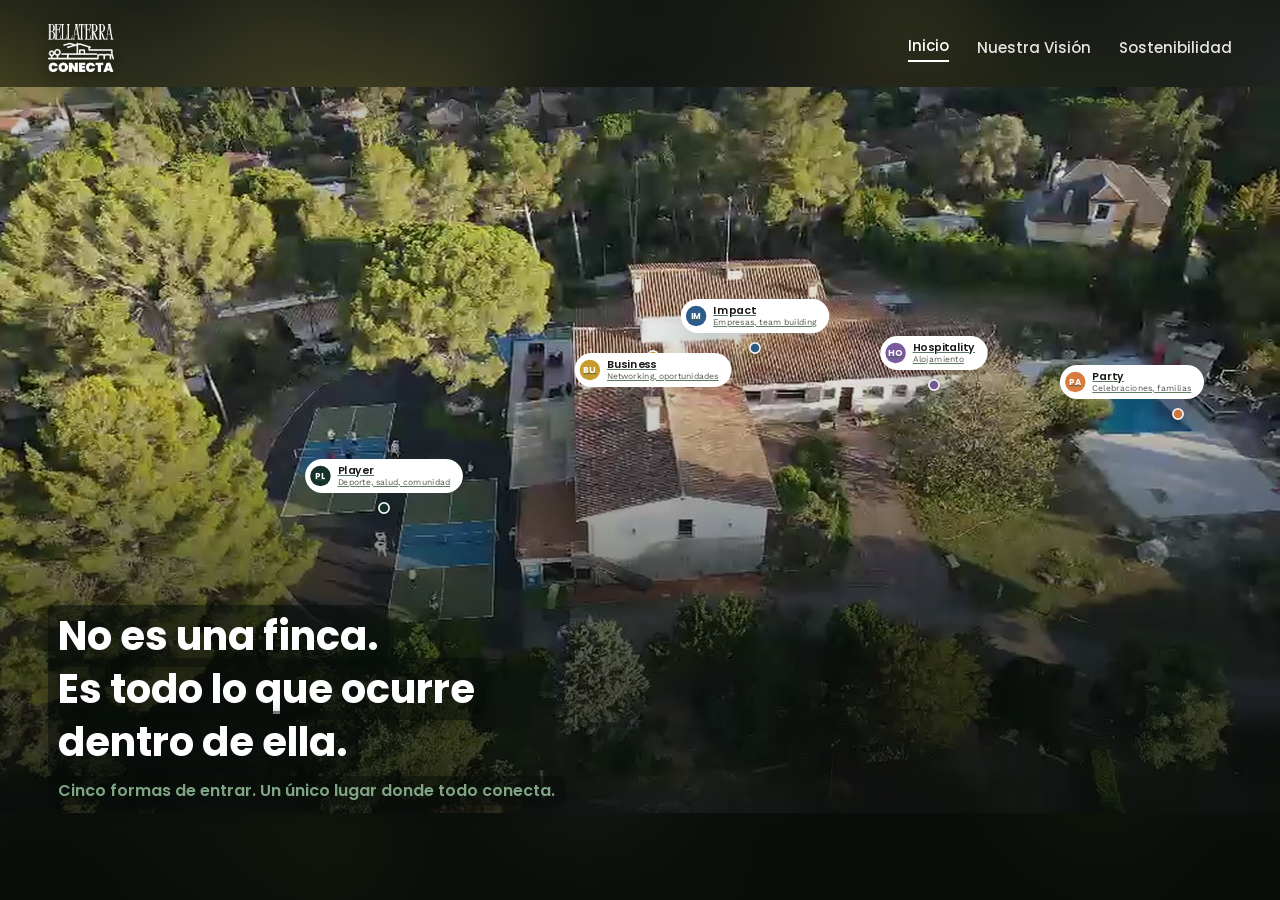
<file: index.html>
<!DOCTYPE html>
<html lang="es">
<head>
<meta charset="UTF-8">
<meta name="viewport" content="width=device-width, initial-scale=1.0">
<title>Bellaterra Conecta — Cinco puertas, un mismo lugar</title>
<link rel="preconnect" href="https://fonts.googleapis.com">
<link href="https://fonts.googleapis.com/css2?family=Poppins:wght@500;600;700&family=Work+Sans:wght@400;500;600&display=swap" rel="stylesheet">
<link rel="stylesheet" href="styles.css">
</head>
<body>


<div class="hero-wrap">
  <header class="site-nav hero-nav">
    <a class="brand" href="index.html"><img src="assets/logo-mark-white.png" alt="Bellaterra Conecta"></a>
    <nav class="nav-links">
      <a href="index.html" aria-current="page">Inicio</a>
      <a href="vision.html">Nuestra Visión</a>
      <a href="sostenibilidad.html">Sostenibilidad</a>
    </nav>
  </header>

  <section class="hero-full">
    <div class="hero-backdrop" id="hero-backdrop" style="background-image:url('assets/general/aerea-hd.jpg')"></div>
    <img id="hero-img" class="hero-frame-img" src="assets/general/aerea-hd.jpg" alt="Vista aérea real de la finca Bellaterra Conecta: pistas de pickleball, edificio principal y piscina">
    <div id="doors-layer"></div>
    <div class="hero-scrim" aria-hidden="true"></div>

    <div class="hero-caption">
      <h1><span>No es una finca.</span><br><span>Es todo lo que ocurre dentro de ella.</span></h1>
      <p class="hero-caption-tagline"><span>Cinco formas de entrar. Un único lugar donde todo conecta.</span></p>
    </div>
  </section>
</div>

<script src="doors-data.js"></script>
<script src="transition.js"></script>
<script>
(function () {
  const layer = document.getElementById("doors-layer");
  const heroImg = document.getElementById("hero-img");

  // El hero ocupa toda la pantalla, sin franjas a los lados. La imagen
  // aérea tiene proporción fija (16/9.06); las 5 puertas viven todas
  // en la franja central vertical (30%-58% de alto), así que en
  // pantallas iguales o más anchas que la imagen (la inmensa mayoría:
  // portátiles, monitores) rellenamos ancho Y alto recortando solo
  // arriba/abajo — nunca se pierde ninguna puerta porque ese recorte
  // no toca esa franja central. Solo en móvil vertical, donde SÍ se
  // recortarían puertas por los lados (Party, Business...), volvemos
  // a mostrar la imagen completa centrada (con el fondo desenfocado
  // rellenando arriba/abajo) para no perder ningún punto.
  function syncDoorsLayer() {
    const iw = heroImg.naturalWidth, ih = heroImg.naturalHeight;
    if (!iw || !ih) return;
    const cw = heroImg.clientWidth, ch = heroImg.clientHeight;
    const containerRatio = cw / ch, imageRatio = iw / ih;
    let renderW, renderH, offsetX, offsetY, visibleH;

    if (containerRatio >= imageRatio) {
      heroImg.style.objectFit = "cover";
      const scale = cw / iw;
      renderW = iw * scale;
      renderH = ih * scale;
      offsetX = 0;
      offsetY = (ch - renderH) / 2;
      visibleH = ch;
    } else {
      heroImg.style.objectFit = "contain";
      renderW = cw;
      renderH = cw / imageRatio;
      offsetX = 0;
      offsetY = (ch - renderH) / 2;
      visibleH = renderH;
    }

    layer.style.left = offsetX + "px";
    layer.style.top = offsetY + "px";
    layer.style.width = renderW + "px";
    layer.style.height = renderH + "px";

    // En móvil vertical la franja de imagen visible es más baja, así
    // que las pastillas se encogen proporcionalmente para caber sin
    // solaparse. 850px ~= alto visible típico de escritorio.
    const escala = Math.max(0.55, Math.min(1, visibleH / 850));
    layer.style.setProperty("--pill-scale", escala.toFixed(3));
  }

  BC_DOORS.forEach((door) => {
    const dot = document.createElement("div");
    dot.className = "door-dot";
    dot.dataset.doorId = door.id;
    dot.style.left = door.xPct;
    dot.style.top = door.yPct;
    dot.style.background = door.accent;
    dot.style.animationDelay = door.wiggleDelay + "s";
    layer.appendChild(dot);

    // <a> real con href — funciona sin JS (crawlers, clic derecho,
    // abrir en pestaña nueva) y además dispara la animación cuando sí
    // hay JS y es un clic normal.
    const pill = document.createElement("a");
    pill.className = "door-pill";
    pill.dataset.doorId = door.id;
    pill.href = door.id + ".html";
    pill.setAttribute("aria-label", `${door.name}: ${door.tagline}`);
    pill.style.left = door.pillX;
    pill.style.top = door.pillY;
    pill.style.animationDelay = door.wiggleDelay + "s";
    pill.innerHTML = `
      <span class="mono" style="background:${door.accent}">${door.mono}</span>
      <span>
        <span class="nombre">${door.name}</span>
        <span class="tagline">${door.tagline}</span>
      </span>
    `;
    pill.addEventListener("click", (e) => {
      // Deja pasar clic central/con modificador (abrir en pestaña nueva, etc.)
      if (e.button !== 0 || e.metaKey || e.ctrlKey || e.shiftKey || e.altKey) return;
      e.preventDefault();
      // Origen del zoom = donde ha tocado/clicado realmente el usuario,
      // no el centro del punto — se siente más preciso y fluido.
      const rect = dot.getBoundingClientRect();
      const dentroDelPunto = e.clientX >= rect.left - 4 && e.clientX <= rect.right + 4 && e.clientY >= rect.top - 4 && e.clientY <= rect.bottom + 4;
      const x = dentroDelPunto ? e.clientX : rect.left + rect.width / 2;
      const y = dentroDelPunto ? e.clientY : rect.top + rect.height / 2;
      BCTransition.zoomInto({
        x, y,
        color: door.accent,
        image: door.heroImage,
        href: door.id + ".html",
      });
    });
    layer.appendChild(pill);
  });

  // Precarga en segundo plano las 5 fotos de portada de las puertas,
  // así al hacer clic la imagen ya está descargada/decodificada y el
  // fundido no da un tirón a medio camino.
  BC_DOORS.forEach((door) => { const im = new Image(); im.src = door.heroImage; });

  if (heroImg.complete) syncDoorsLayer();
  else heroImg.addEventListener("load", syncDoorsLayer);
  window.addEventListener("resize", syncDoorsLayer);
  window.addEventListener("orientationchange", syncDoorsLayer);

  // Si venimos de "volver" desde una puerta, cierra el zoom hacia ese
  // punto exacto en vez de cargar la página de golpe.
  BCTransition.revealHomeOnLoad();
})();
</script>
</body>
</html>
</file>
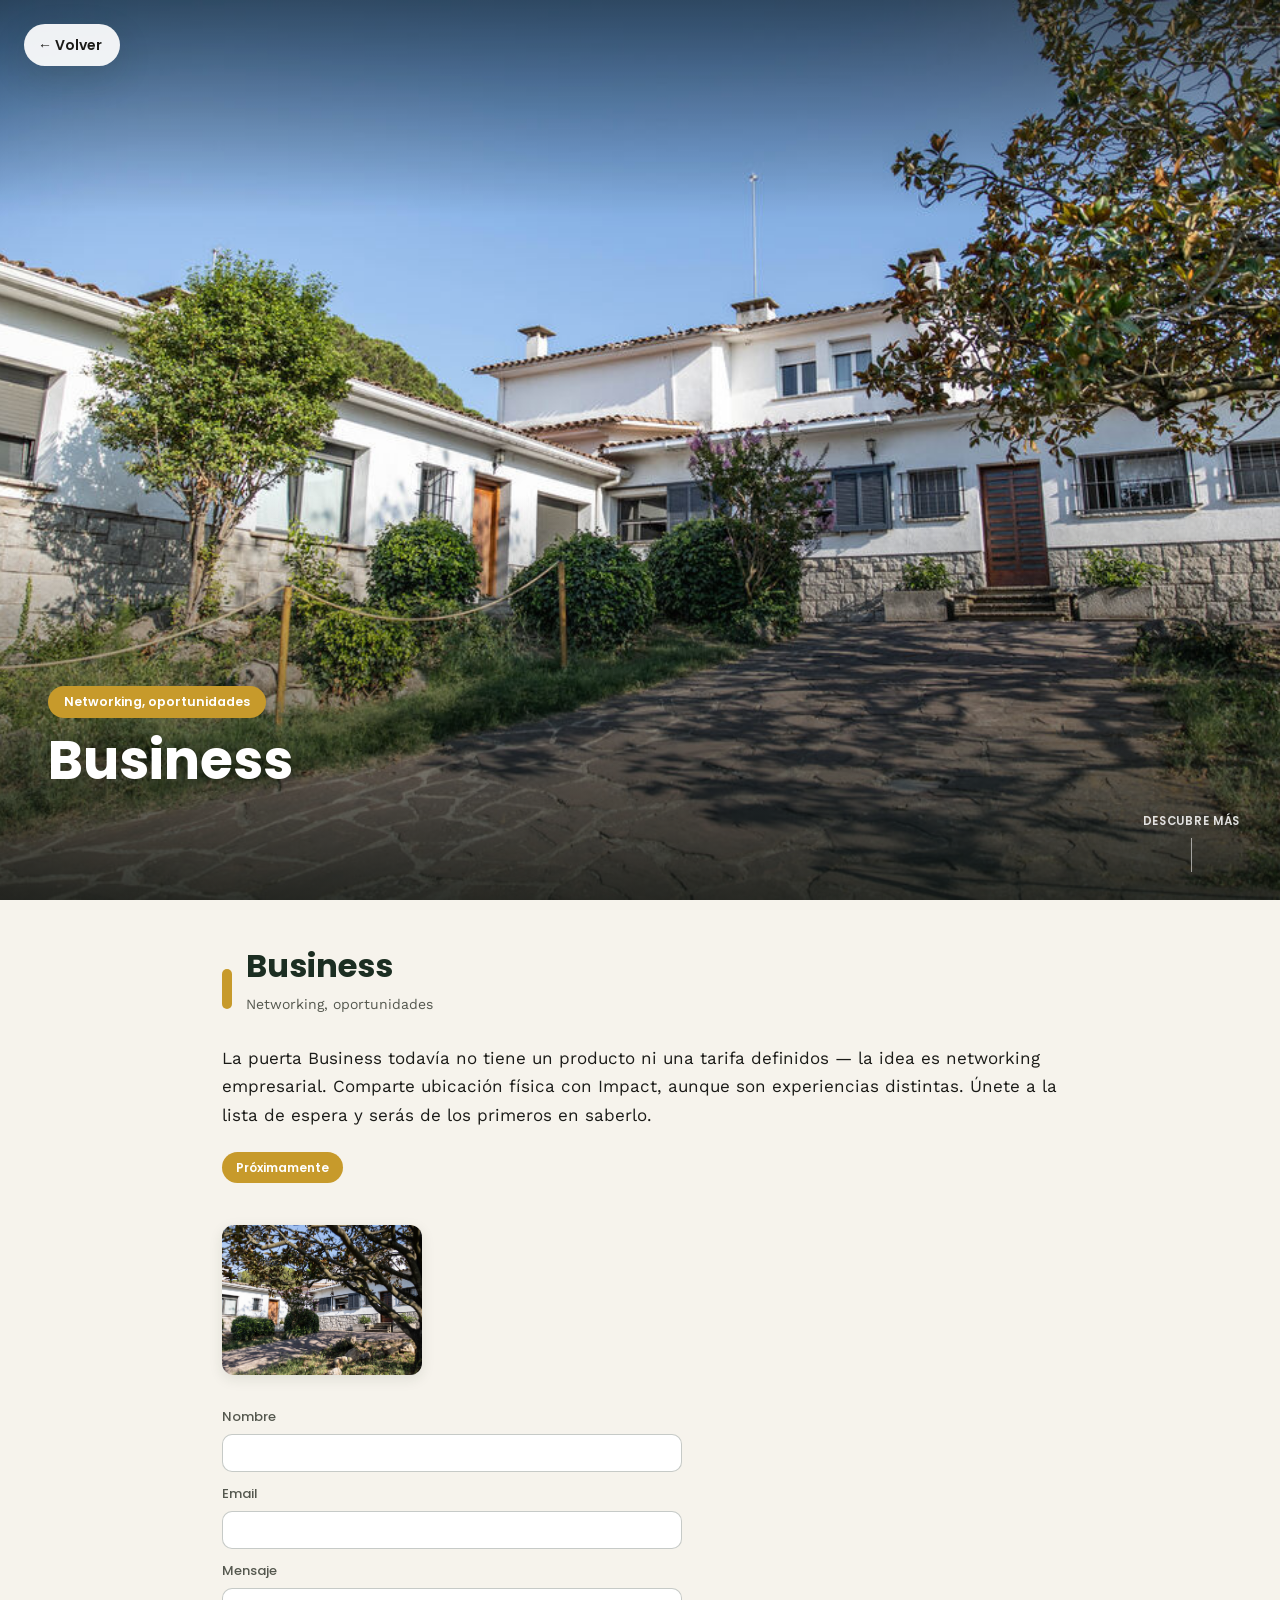
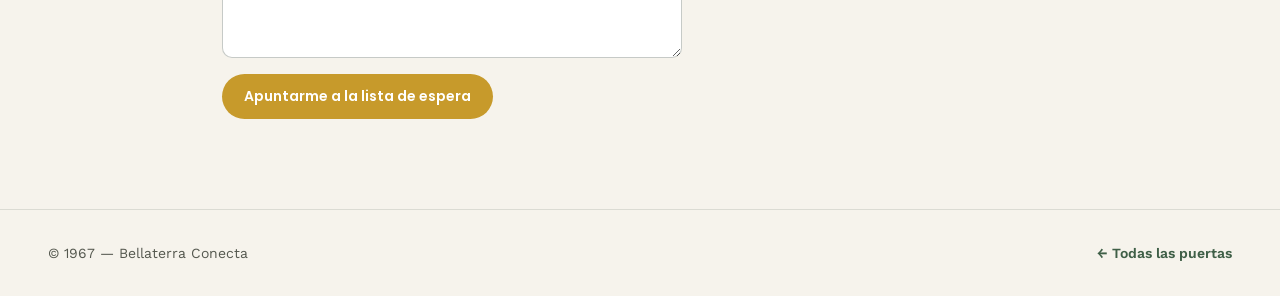
<file: business.html>
<!DOCTYPE html>
<html lang="es">
<head>
<meta charset="UTF-8">
<meta name="viewport" content="width=device-width, initial-scale=1.0">
<title>Business — Bellaterra Conecta</title>
<link rel="preconnect" href="https://fonts.googleapis.com">
<link href="https://fonts.googleapis.com/css2?family=Poppins:wght@500;600;700&family=Work+Sans:wght@400;500;600&display=swap" rel="stylesheet">
<link rel="stylesheet" href="styles.css">
<script src="doors-data.js"></script>
<script src="transition.js"></script>
</head>
<body>
<script>
// Se ejecuta lo primero posible al abrir la página (antes de que el
// resto del contenido real llegue a pintarse), así el overlay ya está
// cubriendo la pantalla desde el primer fotograma si venimos del
// home — sin eso, había un parpadeo del contenido real antes de que
// arrancara la animación de revelado.
(function () {
  var door = BC_DOORS.find(function (d) { return d.id === "business"; });
  BCTransition.revealOnLoad({ color: door.accent, image: door.heroImage });
})();
</script>

<div class="door-hero-full">
  <div class="door-hero-backdrop" style="background-image:url('assets/general/entrada-1.jpg')"></div>
  <img class="door-hero-media" src="assets/general/entrada-1.jpg" alt="Business — Bellaterra Conecta">
  <div class="door-hero-scrim" aria-hidden="true"></div>
  <a href="index.html" class="volver" id="btn-volver">← Volver</a>
  <div class="door-hero-caption">
    <span class="door-hero-eyebrow" style="background:#c79a2b">Networking, oportunidades</span>
    <h1>Business</h1>
  </div>
  <a href="#contenido" class="hero-scroll-cue">
    <span>Descubre más</span>
    <span class="linea" aria-hidden="true"></span>
  </a>
</div>

<main class="door-page-main" id="contenido">
  <div class="door-page-eyebrow">
    <span class="barra" style="background:#c79a2b"></span>
    <div>
      <h1 class="door-page-title">Business</h1>
      <p class="door-page-tagline">Networking, oportunidades</p>
    </div>
  </div>

  <p class="door-page-desc">La puerta Business todavía no tiene un producto ni una tarifa definidos — la idea es networking empresarial. Comparte ubicación física con Impact, aunque son experiencias distintas. Únete a la lista de espera y serás de los primeros en saberlo.</p>

  <span class="door-page-badge" style="background:#c79a2b">Próximamente</span>

  

  <div class="door-page-gallery">
    <figure><img src="assets/general/entrada-2.jpg" alt="" loading="lazy"></figure>
  </div>

  

  

  

  <div id="form-zone">
    <form class="door-page-form" id="door-form">
      <label>Nombre<input type="text" required></label>
      <label>Email<input type="email" required></label>
      <label>Mensaje<textarea rows="3"></textarea></label>
      <button type="submit" style="background:#c79a2b">Apuntarme a la lista de espera</button>
    </form>
  </div>
</main>

<footer class="site-footer">
  <span>© 1967 — Bellaterra Conecta</span>
  <a href="index.html">← Todas las puertas</a>
</footer>

<script>
(function () {
  const DOOR_ID = "business";
  const door = BC_DOORS.find(d => d.id === DOOR_ID);

  document.getElementById("btn-volver").addEventListener("click", (e) => {
    if (e.button !== 0 || e.metaKey || e.ctrlKey || e.shiftKey || e.altKey) return;
    e.preventDefault();
    const rect = e.currentTarget.getBoundingClientRect();
    BCTransition.zoomOutBack({
      x: rect.left + rect.width / 2,
      y: rect.top + rect.height / 2,
      color: door.accent,
      doorId: DOOR_ID,
      href: "index.html",
    });
  });

  const form = document.getElementById("door-form");
  if (form) {
    form.addEventListener("submit", (e) => {
      e.preventDefault();
      document.getElementById("form-zone").innerHTML =
        '<div class="door-page-gracias"><p>¡Gracias!</p><p>Hemos recibido tu solicitud sobre Business. Te contactaremos pronto.</p></div>';
    });
  }
})();
</script>
</body>
</html>
</file>
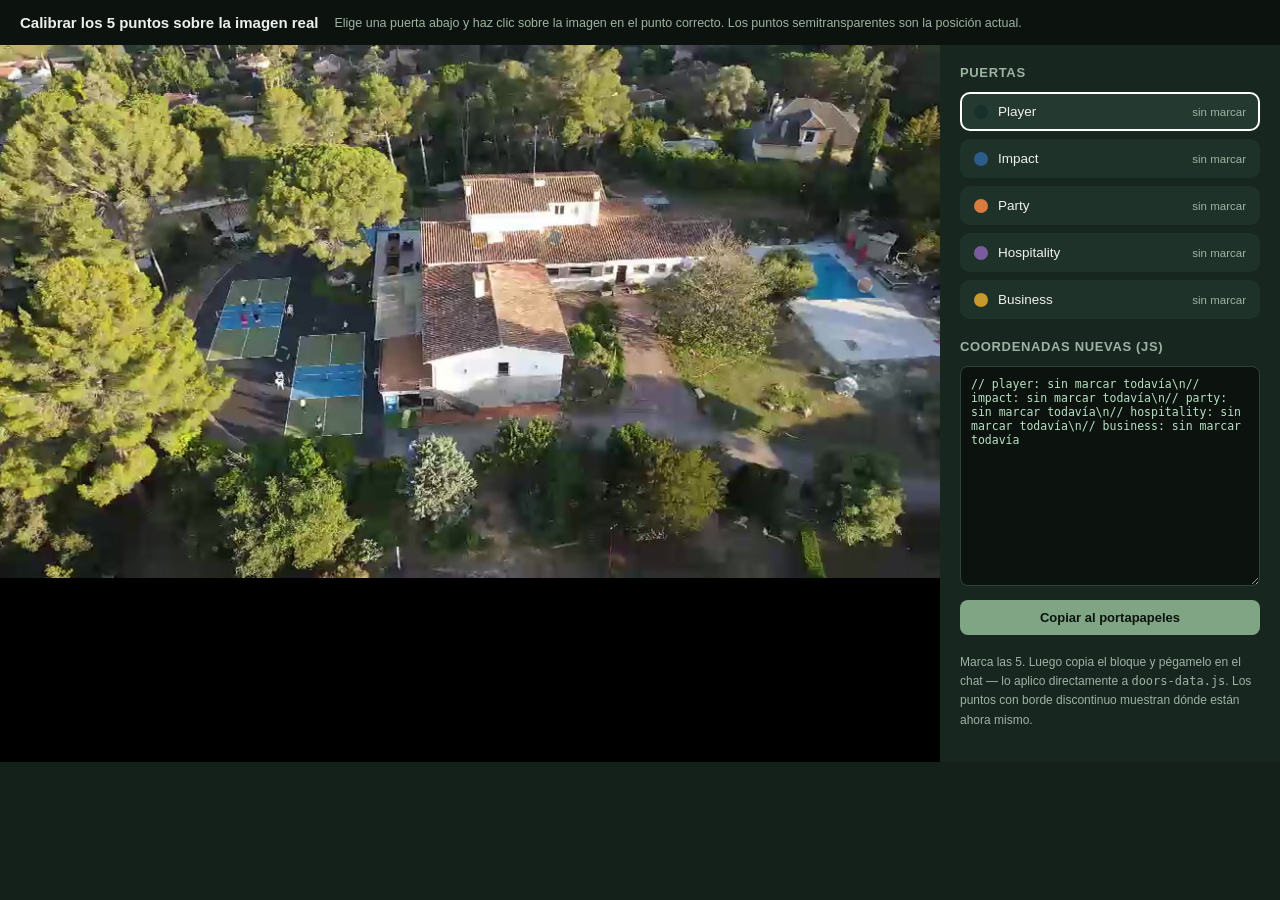
<file: calibrate.html>
<!DOCTYPE html>
<html lang="es">
<head>
<meta charset="UTF-8">
<meta name="viewport" content="width=device-width, initial-scale=1.0">
<title>Calibrar puntos — herramienta interna</title>
<style>
  * { box-sizing: border-box; }
  body { margin: 0; font-family: -apple-system, 'Segoe UI', sans-serif; background: #14201a; color: #eef0ec; }
  header { padding: 14px 20px; background: #0c130e; display: flex; align-items: center; gap: 16px; flex-wrap: wrap; }
  header h1 { font-size: 15px; margin: 0; font-weight: 600; }
  header p { margin: 0; font-size: 12.5px; color: #9db3a3; }
  .layout { display: flex; flex-wrap: wrap; }
  .stage-wrap { flex: 1 1 640px; position: relative; background: #000; min-height: 60vh; }
  #stage { position: relative; width: 100%; }
  #img { width: 100%; display: block; }
  .marker {
    position: absolute; width: 16px; height: 16px; border-radius: 50%;
    border: 2px solid #fff; transform: translate(-50%,-50%); box-shadow: 0 2px 6px rgba(0,0,0,.5);
    cursor: grab; display: flex; align-items: center; justify-content: center;
  }
  .marker span { font-size: 9px; font-weight: 700; color: #fff; text-shadow: 0 1px 2px rgba(0,0,0,.6); }
  .marker.actual { opacity: 0.35; border-style: dashed; }
  .panel { width: 340px; padding: 20px; background: #182620; }
  .panel h2 { font-size: 13px; text-transform: uppercase; letter-spacing: .05em; color: #9db3a3; margin: 0 0 12px; }
  .puertas { display: flex; flex-direction: column; gap: 8px; margin-bottom: 20px; }
  .puerta-btn {
    display: flex; align-items: center; gap: 10px; padding: 10px 12px; border-radius: 10px;
    background: #1f3229; border: 2px solid transparent; cursor: pointer; text-align: left; color: #eef0ec; font-size: 13.5px;
  }
  .puerta-btn.activa { border-color: #fff; background: #24392f; }
  .dot { width: 14px; height: 14px; border-radius: 50%; flex-shrink: 0; }
  .coords { font-size: 11.5px; color: #9db3a3; margin-left: auto; font-variant-numeric: tabular-nums; }
  textarea {
    width: 100%; height: 220px; background: #0c130e; color: #b7e0c4; border: 1px solid #2c4437; border-radius: 8px;
    padding: 10px; font-family: 'SF Mono', Consolas, monospace; font-size: 11.5px; resize: vertical;
  }
  button.copiar {
    margin-top: 10px; width: 100%; padding: 10px; border-radius: 8px; border: none; background: #7fa584;
    color: #0c130e; font-weight: 700; cursor: pointer; font-size: 13px;
  }
  .ayuda { font-size: 12px; color: #9db3a3; line-height: 1.6; margin-top: 18px; }
</style>
</head>
<body>

<header>
  <h1>Calibrar los 5 puntos sobre la imagen real</h1>
  <p>Elige una puerta abajo y haz clic sobre la imagen en el punto correcto. Los puntos semitransparentes son la posición actual.</p>
</header>

<div class="layout">
  <div class="stage-wrap">
    <div id="stage">
      <img id="img" src="assets/general/aerea-hd.jpg" alt="Vista aérea">
    </div>
  </div>

  <div class="panel">
    <h2>Puertas</h2>
    <div class="puertas" id="puertas"></div>

    <h2>Coordenadas nuevas (JS)</h2>
    <textarea id="salida" readonly></textarea>
    <button class="copiar" id="btn-copiar">Copiar al portapapeles</button>

    <p class="ayuda">
      Marca las 5. Luego copia el bloque y pégamelo en el chat — lo aplico directamente a
      <code>doors-data.js</code>. Los puntos con borde discontinuo muestran dónde están ahora mismo.
    </p>
  </div>
</div>

<script src="doors-data.js"></script>
<script>
(function () {
  const img = document.getElementById("img");
  const stage = document.getElementById("stage");
  const puertasEl = document.getElementById("puertas");
  const salida = document.getElementById("salida");

  const nuevo = {}; // doorId -> {x, y} en %

  let activa = BC_DOORS[0].id;

  function renderPuertas() {
    puertasEl.innerHTML = "";
    BC_DOORS.forEach((d) => {
      const btn = document.createElement("button");
      btn.className = "puerta-btn" + (d.id === activa ? " activa" : "");
      const coords = nuevo[d.id] ? `${nuevo[d.id].x.toFixed(1)}%, ${nuevo[d.id].y.toFixed(1)}%` : "sin marcar";
      btn.innerHTML = `<span class="dot" style="background:${d.accent}"></span> ${d.name} <span class="coords">${coords}</span>`;
      btn.addEventListener("click", () => { activa = d.id; renderPuertas(); });
      puertasEl.appendChild(btn);
    });
  }

  function renderMarcadoresActuales() {
    BC_DOORS.forEach((d) => {
      const m = document.createElement("div");
      m.className = "marker actual";
      m.style.left = d.xPct;
      m.style.top = d.yPct;
      m.style.background = d.accent;
      m.title = d.name + " (posición actual)";
      stage.appendChild(m);
    });
  }

  function renderMarcadoresNuevos() {
    stage.querySelectorAll(".marker.nueva").forEach((el) => el.remove());
    BC_DOORS.forEach((d) => {
      if (!nuevo[d.id]) return;
      const m = document.createElement("div");
      m.className = "marker nueva";
      m.style.left = nuevo[d.id].x + "%";
      m.style.top = nuevo[d.id].y + "%";
      m.style.background = d.accent;
      m.innerHTML = `<span>${d.mono}</span>`;
      stage.appendChild(m);
    });
  }

  function actualizarSalida() {
    const lineas = BC_DOORS.map((d) => {
      const c = nuevo[d.id];
      if (!c) return `// ${d.id}: sin marcar todavía`;
      return `${d.id}:  xPct: "${c.x.toFixed(1)}%",  yPct: "${c.y.toFixed(1)}%",`;
    });
    salida.value = lineas.join("\\n");
  }

  stage.addEventListener("click", (e) => {
    const rect = img.getBoundingClientRect();
    const x = ((e.clientX - rect.left) / rect.width) * 100;
    const y = ((e.clientY - rect.top) / rect.height) * 100;
    nuevo[activa] = { x, y };
    renderPuertas();
    renderMarcadoresNuevos();
    actualizarSalida();

    // avanza automáticamente a la siguiente puerta sin marcar
    const siguiente = BC_DOORS.find((d) => !nuevo[d.id]);
    if (siguiente) activa = siguiente.id;
    renderPuertas();
  });

  document.getElementById("btn-copiar").addEventListener("click", () => {
    salida.select();
    document.execCommand("copy");
  });

  img.addEventListener("load", () => {
    renderMarcadoresActuales();
  });
  if (img.complete) renderMarcadoresActuales();

  renderPuertas();
  actualizarSalida();
})();
</script>
</body>
</html>
</file>
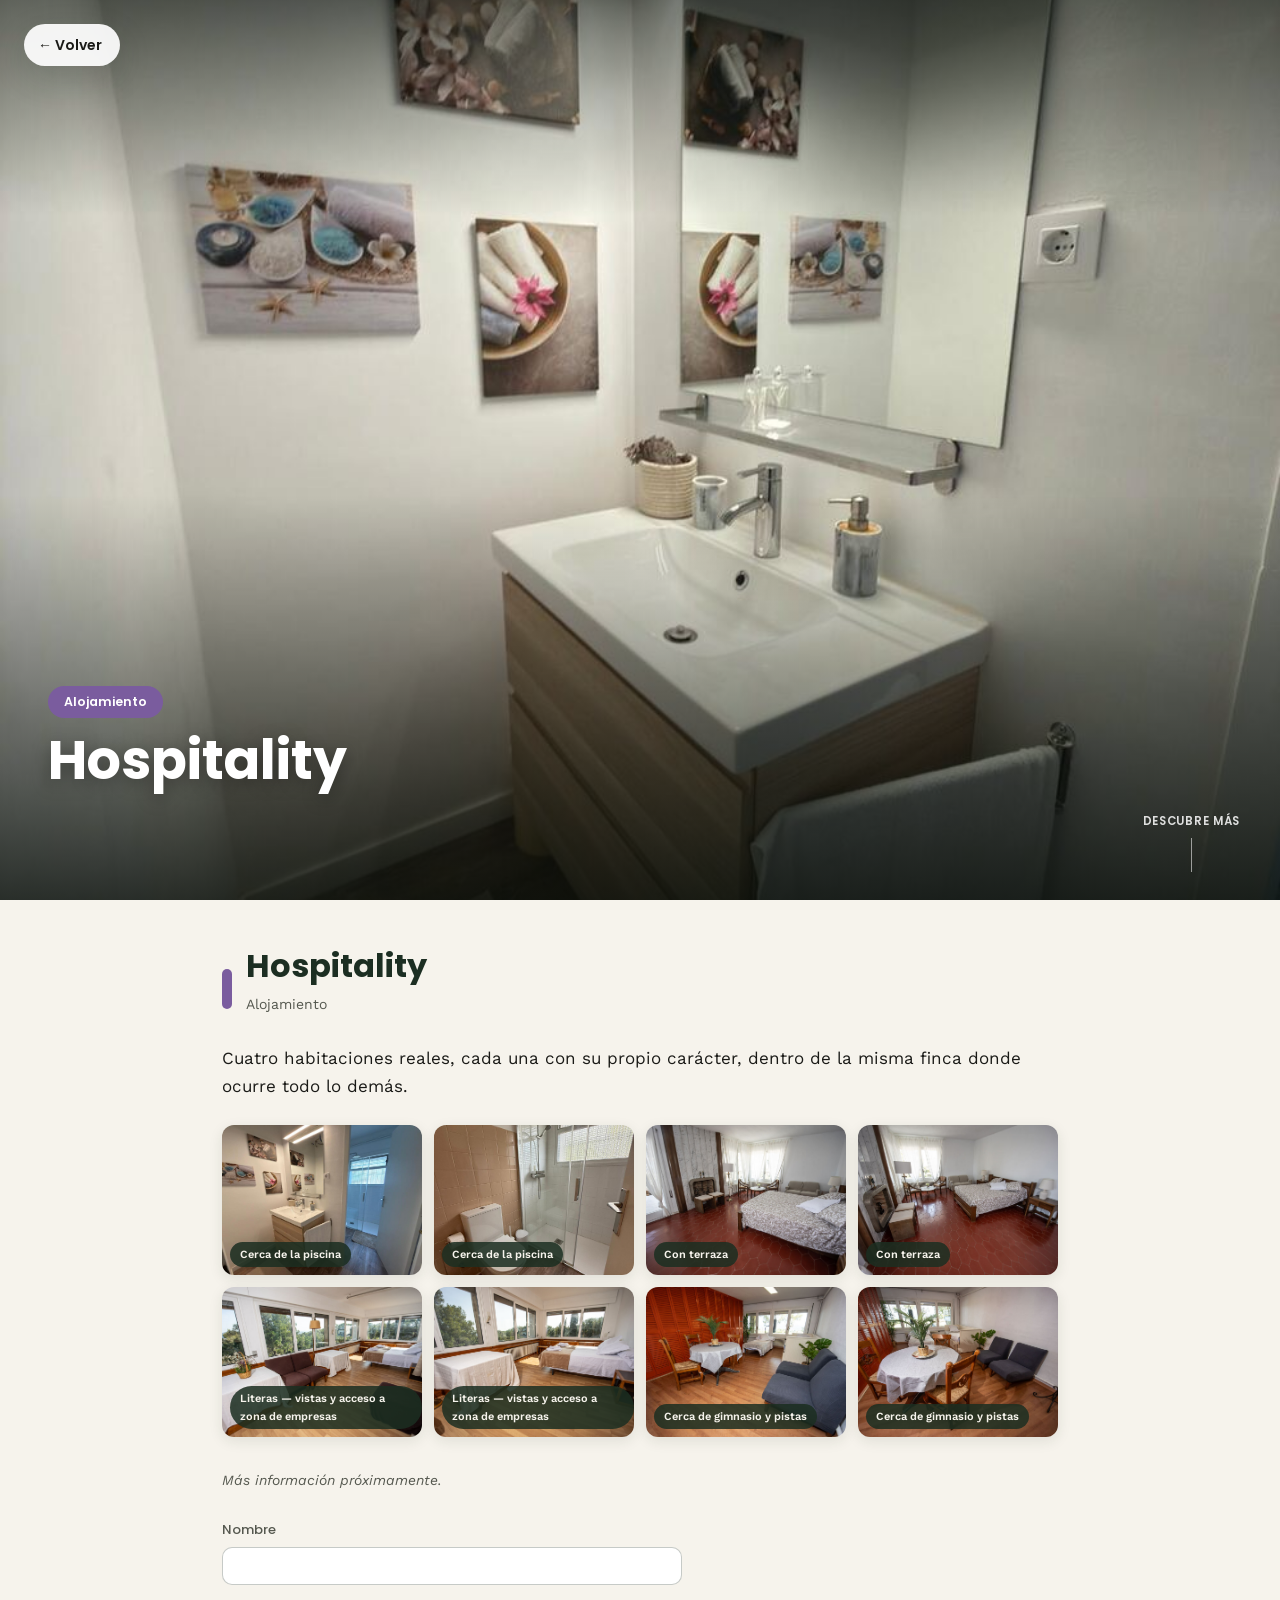
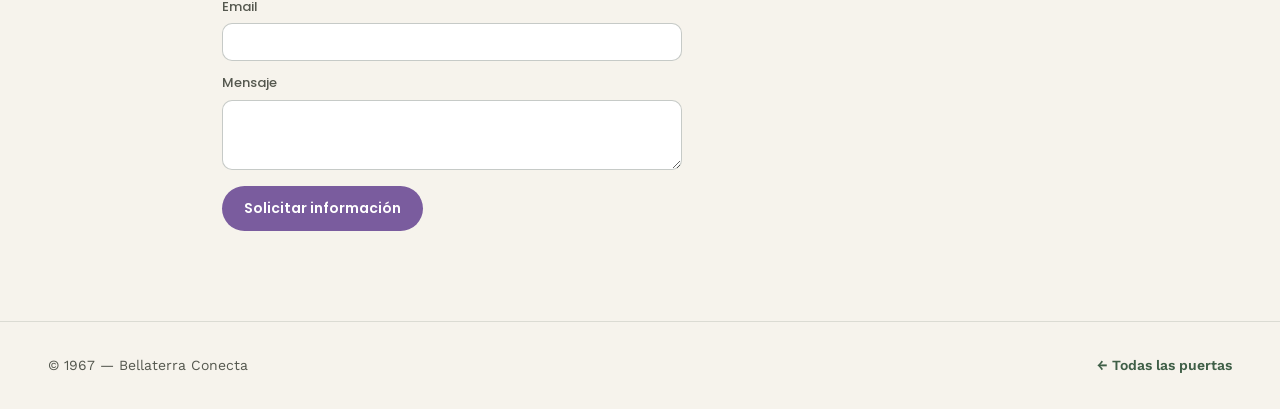
<file: hospitality.html>
<!DOCTYPE html>
<html lang="es">
<head>
<meta charset="UTF-8">
<meta name="viewport" content="width=device-width, initial-scale=1.0">
<title>Hospitality — Bellaterra Conecta</title>
<link rel="preconnect" href="https://fonts.googleapis.com">
<link href="https://fonts.googleapis.com/css2?family=Poppins:wght@500;600;700&family=Work+Sans:wght@400;500;600&display=swap" rel="stylesheet">
<link rel="stylesheet" href="styles.css">
<script src="doors-data.js"></script>
<script src="transition.js"></script>
</head>
<body>
<script>
// Se ejecuta lo primero posible al abrir la página (antes de que el
// resto del contenido real llegue a pintarse), así el overlay ya está
// cubriendo la pantalla desde el primer fotograma si venimos del
// home — sin eso, había un parpadeo del contenido real antes de que
// arrancara la animación de revelado.
(function () {
  var door = BC_DOORS.find(function (d) { return d.id === "hospitality"; });
  BCTransition.revealOnLoad({ color: door.accent, image: door.heroImage });
})();
</script>

<div class="door-hero-full">
  <div class="door-hero-backdrop" style="background-image:url('assets/hospitality/hab1-piscina-1.jpg')"></div>
  <img class="door-hero-media" src="assets/hospitality/hab1-piscina-1.jpg" alt="Hospitality — Bellaterra Conecta">
  <div class="door-hero-scrim" aria-hidden="true"></div>
  <a href="index.html" class="volver" id="btn-volver">← Volver</a>
  <div class="door-hero-caption">
    <span class="door-hero-eyebrow" style="background:#7a5c9e">Alojamiento</span>
    <h1>Hospitality</h1>
  </div>
  <a href="#contenido" class="hero-scroll-cue">
    <span>Descubre más</span>
    <span class="linea" aria-hidden="true"></span>
  </a>
</div>

<main class="door-page-main" id="contenido">
  <div class="door-page-eyebrow">
    <span class="barra" style="background:#7a5c9e"></span>
    <div>
      <h1 class="door-page-title">Hospitality</h1>
      <p class="door-page-tagline">Alojamiento</p>
    </div>
  </div>

  <p class="door-page-desc">Cuatro habitaciones reales, cada una con su propio carácter, dentro de la misma finca donde ocurre todo lo demás.</p>

  

  

  <div class="door-page-gallery">
    <figure><img src="assets/hospitality/hab1-piscina-2.jpg" alt="Cerca de la piscina" loading="lazy"><figcaption>Cerca de la piscina</figcaption></figure>
    <figure><img src="assets/hospitality/hab1-piscina-3.jpg" alt="Cerca de la piscina" loading="lazy"><figcaption>Cerca de la piscina</figcaption></figure>
    <figure><img src="assets/hospitality/hab2-terraza-1.jpg" alt="Con terraza" loading="lazy"><figcaption>Con terraza</figcaption></figure>
    <figure><img src="assets/hospitality/hab2-terraza-2.jpg" alt="Con terraza" loading="lazy"><figcaption>Con terraza</figcaption></figure>
    <figure><img src="assets/hospitality/hab-literas-1.jpg" alt="Literas — vistas y acceso a zona de empresas" loading="lazy"><figcaption>Literas — vistas y acceso a zona de empresas</figcaption></figure>
    <figure><img src="assets/hospitality/hab-literas-2.jpg" alt="Literas — vistas y acceso a zona de empresas" loading="lazy"><figcaption>Literas — vistas y acceso a zona de empresas</figcaption></figure>
    <figure><img src="assets/hospitality/hab-abajo-1.jpg" alt="Cerca de gimnasio y pistas" loading="lazy"><figcaption>Cerca de gimnasio y pistas</figcaption></figure>
    <figure><img src="assets/hospitality/hab-abajo-2.jpg" alt="Cerca de gimnasio y pistas" loading="lazy"><figcaption>Cerca de gimnasio y pistas</figcaption></figure>
  </div>

  

  

  <p style="font-size:14px;color:var(--texto-suave);font-style:italic;margin:0 0 28px;">Más información próximamente.</p>

  <div id="form-zone">
    <form class="door-page-form" id="door-form">
      <label>Nombre<input type="text" required></label>
      <label>Email<input type="email" required></label>
      <label>Mensaje<textarea rows="3"></textarea></label>
      <button type="submit" style="background:#7a5c9e">Solicitar información</button>
    </form>
  </div>
</main>

<footer class="site-footer">
  <span>© 1967 — Bellaterra Conecta</span>
  <a href="index.html">← Todas las puertas</a>
</footer>

<script>
(function () {
  const DOOR_ID = "hospitality";
  const door = BC_DOORS.find(d => d.id === DOOR_ID);

  document.getElementById("btn-volver").addEventListener("click", (e) => {
    if (e.button !== 0 || e.metaKey || e.ctrlKey || e.shiftKey || e.altKey) return;
    e.preventDefault();
    const rect = e.currentTarget.getBoundingClientRect();
    BCTransition.zoomOutBack({
      x: rect.left + rect.width / 2,
      y: rect.top + rect.height / 2,
      color: door.accent,
      doorId: DOOR_ID,
      href: "index.html",
    });
  });

  const form = document.getElementById("door-form");
  if (form) {
    form.addEventListener("submit", (e) => {
      e.preventDefault();
      document.getElementById("form-zone").innerHTML =
        '<div class="door-page-gracias"><p>¡Gracias!</p><p>Hemos recibido tu solicitud sobre Hospitality. Te contactaremos pronto.</p></div>';
    });
  }
})();
</script>
</body>
</html>
</file>
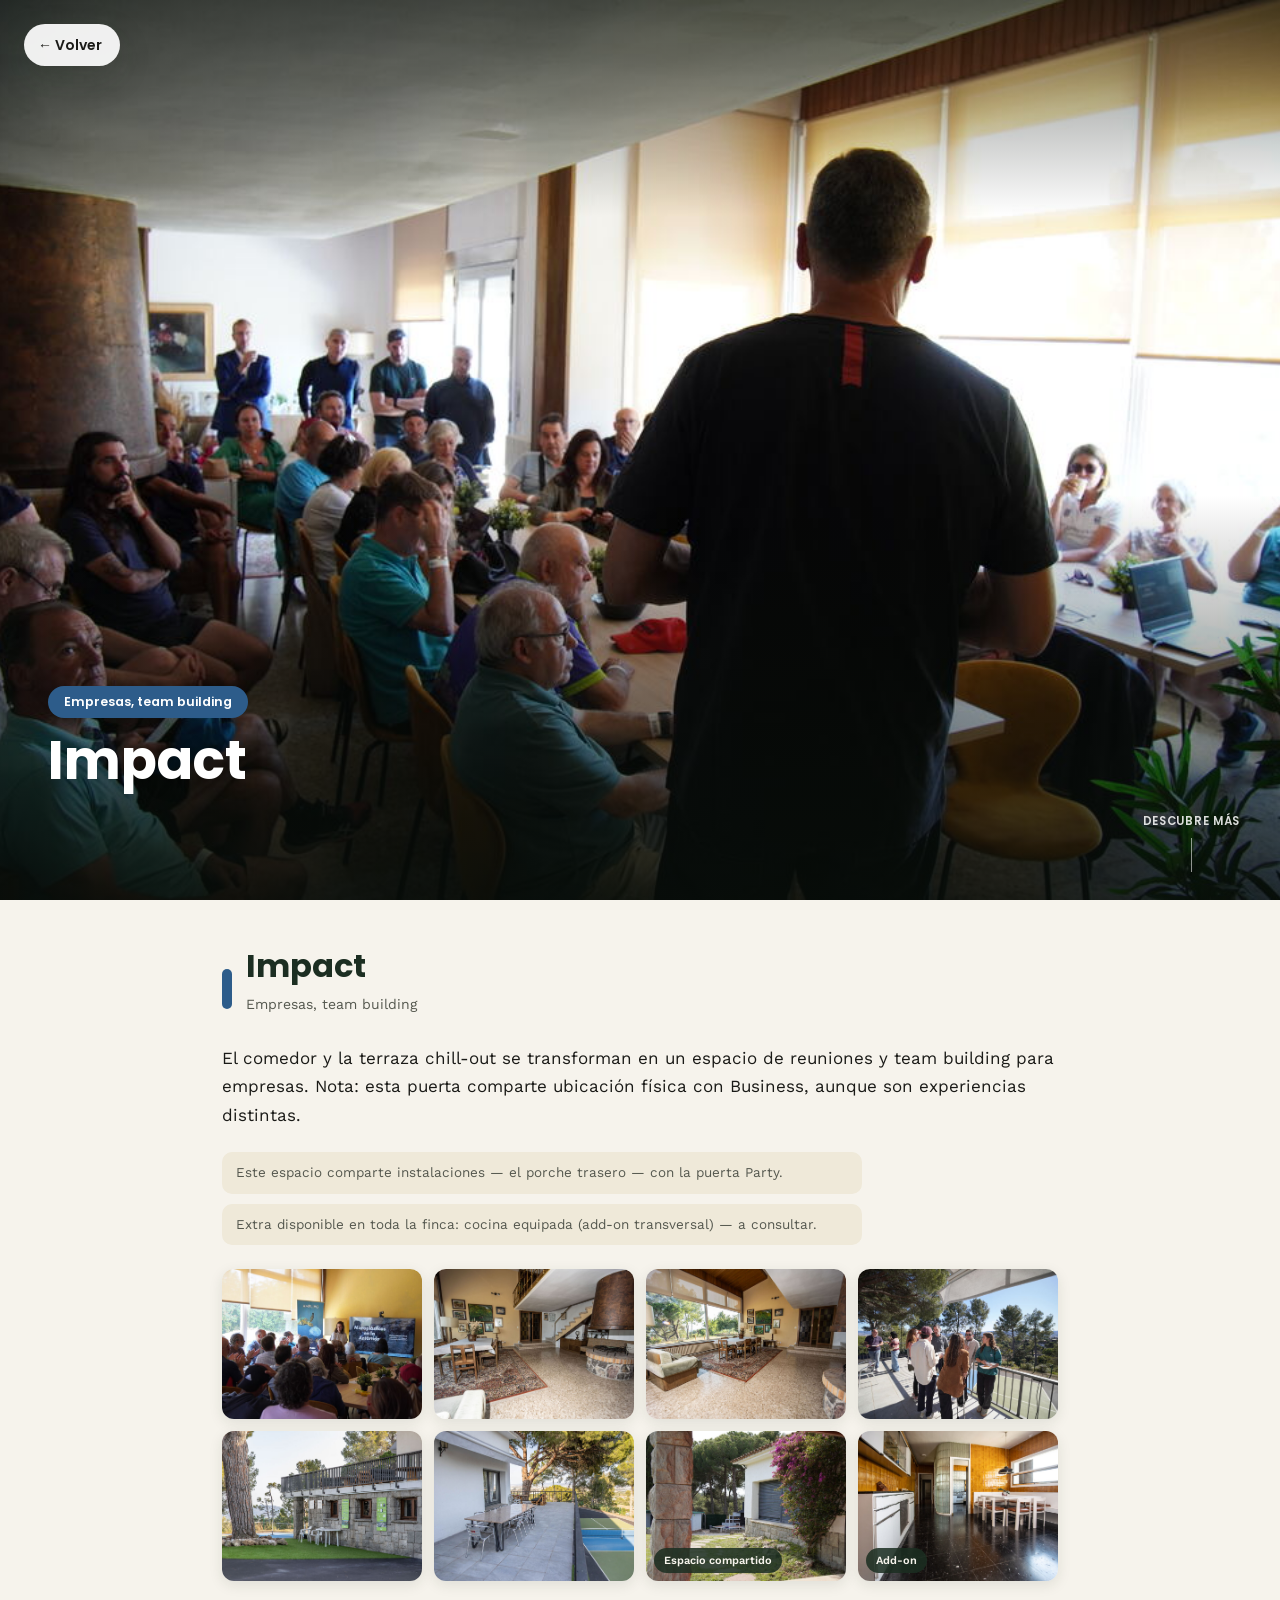
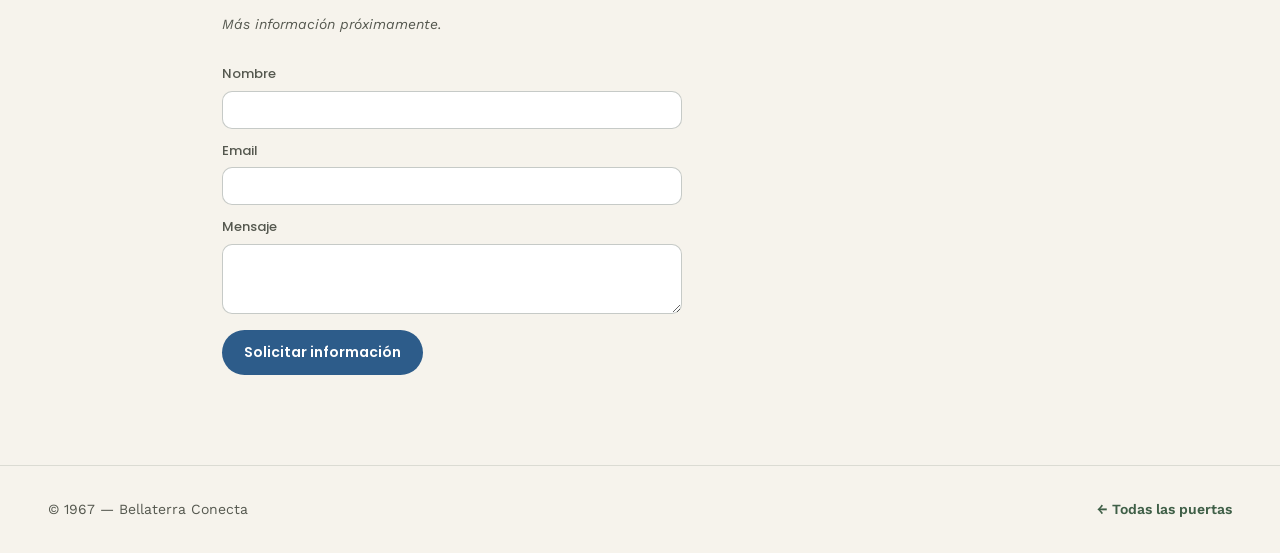
<file: impact.html>
<!DOCTYPE html>
<html lang="es">
<head>
<meta charset="UTF-8">
<meta name="viewport" content="width=device-width, initial-scale=1.0">
<title>Impact — Bellaterra Conecta</title>
<link rel="preconnect" href="https://fonts.googleapis.com">
<link href="https://fonts.googleapis.com/css2?family=Poppins:wght@500;600;700&family=Work+Sans:wght@400;500;600&display=swap" rel="stylesheet">
<link rel="stylesheet" href="styles.css">
<script src="doors-data.js"></script>
<script src="transition.js"></script>
</head>
<body>
<script>
// Se ejecuta lo primero posible al abrir la página (antes de que el
// resto del contenido real llegue a pintarse), así el overlay ya está
// cubriendo la pantalla desde el primer fotograma si venimos del
// home — sin eso, había un parpadeo del contenido real antes de que
// arrancara la animación de revelado.
(function () {
  var door = BC_DOORS.find(function (d) { return d.id === "impact"; });
  BCTransition.revealOnLoad({ color: door.accent, image: door.heroImage });
})();
</script>

<div class="door-hero-full">
  <div class="door-hero-backdrop" style="background-image:url('assets/impact-business/comedor-1.jpg')"></div>
  <img class="door-hero-media" src="assets/impact-business/comedor-1.jpg" alt="Impact — Bellaterra Conecta">
  <div class="door-hero-scrim" aria-hidden="true"></div>
  <a href="index.html" class="volver" id="btn-volver">← Volver</a>
  <div class="door-hero-caption">
    <span class="door-hero-eyebrow" style="background:#2d5c8a">Empresas, team building</span>
    <h1>Impact</h1>
  </div>
  <a href="#contenido" class="hero-scroll-cue">
    <span>Descubre más</span>
    <span class="linea" aria-hidden="true"></span>
  </a>
</div>

<main class="door-page-main" id="contenido">
  <div class="door-page-eyebrow">
    <span class="barra" style="background:#2d5c8a"></span>
    <div>
      <h1 class="door-page-title">Impact</h1>
      <p class="door-page-tagline">Empresas, team building</p>
    </div>
  </div>

  <p class="door-page-desc">El comedor y la terraza chill-out se transforman en un espacio de reuniones y team building para empresas. Nota: esta puerta comparte ubicación física con Business, aunque son experiencias distintas.</p>

  

  <p class="door-page-notice">Este espacio comparte instalaciones — el porche trasero — con la puerta Party.</p><p class="door-page-notice">Extra disponible en toda la finca: cocina equipada (add-on transversal) — a consultar.</p>

  <div class="door-page-gallery">
    <figure><img src="assets/impact-business/comedor-2.jpg" alt="" loading="lazy"></figure>
    <figure><img src="assets/impact-business/comedor-3.jpg" alt="" loading="lazy"></figure>
    <figure><img src="assets/impact-business/comedor-4.jpg" alt="" loading="lazy"></figure>
    <figure><img src="assets/impact-business/terraza-1.jpg" alt="" loading="lazy"></figure>
    <figure><img src="assets/impact-business/terraza-2.jpg" alt="" loading="lazy"></figure>
    <figure><img src="assets/impact-business/terraza-3.jpg" alt="" loading="lazy"></figure>
    <figure><img src="assets/impact-business/porche-1.jpg" alt="Espacio compartido" loading="lazy"><figcaption>Espacio compartido</figcaption></figure>
    <figure><img src="assets/general/cocina-1.jpg" alt="Add-on" loading="lazy"><figcaption>Add-on</figcaption></figure>
  </div>

  

  

  <p style="font-size:14px;color:var(--texto-suave);font-style:italic;margin:0 0 28px;">Más información próximamente.</p>

  <div id="form-zone">
    <form class="door-page-form" id="door-form">
      <label>Nombre<input type="text" required></label>
      <label>Email<input type="email" required></label>
      <label>Mensaje<textarea rows="3"></textarea></label>
      <button type="submit" style="background:#2d5c8a">Solicitar información</button>
    </form>
  </div>
</main>

<footer class="site-footer">
  <span>© 1967 — Bellaterra Conecta</span>
  <a href="index.html">← Todas las puertas</a>
</footer>

<script>
(function () {
  const DOOR_ID = "impact";
  const door = BC_DOORS.find(d => d.id === DOOR_ID);

  document.getElementById("btn-volver").addEventListener("click", (e) => {
    if (e.button !== 0 || e.metaKey || e.ctrlKey || e.shiftKey || e.altKey) return;
    e.preventDefault();
    const rect = e.currentTarget.getBoundingClientRect();
    BCTransition.zoomOutBack({
      x: rect.left + rect.width / 2,
      y: rect.top + rect.height / 2,
      color: door.accent,
      doorId: DOOR_ID,
      href: "index.html",
    });
  });

  const form = document.getElementById("door-form");
  if (form) {
    form.addEventListener("submit", (e) => {
      e.preventDefault();
      document.getElementById("form-zone").innerHTML =
        '<div class="door-page-gracias"><p>¡Gracias!</p><p>Hemos recibido tu solicitud sobre Impact. Te contactaremos pronto.</p></div>';
    });
  }
})();
</script>
</body>
</html>
</file>
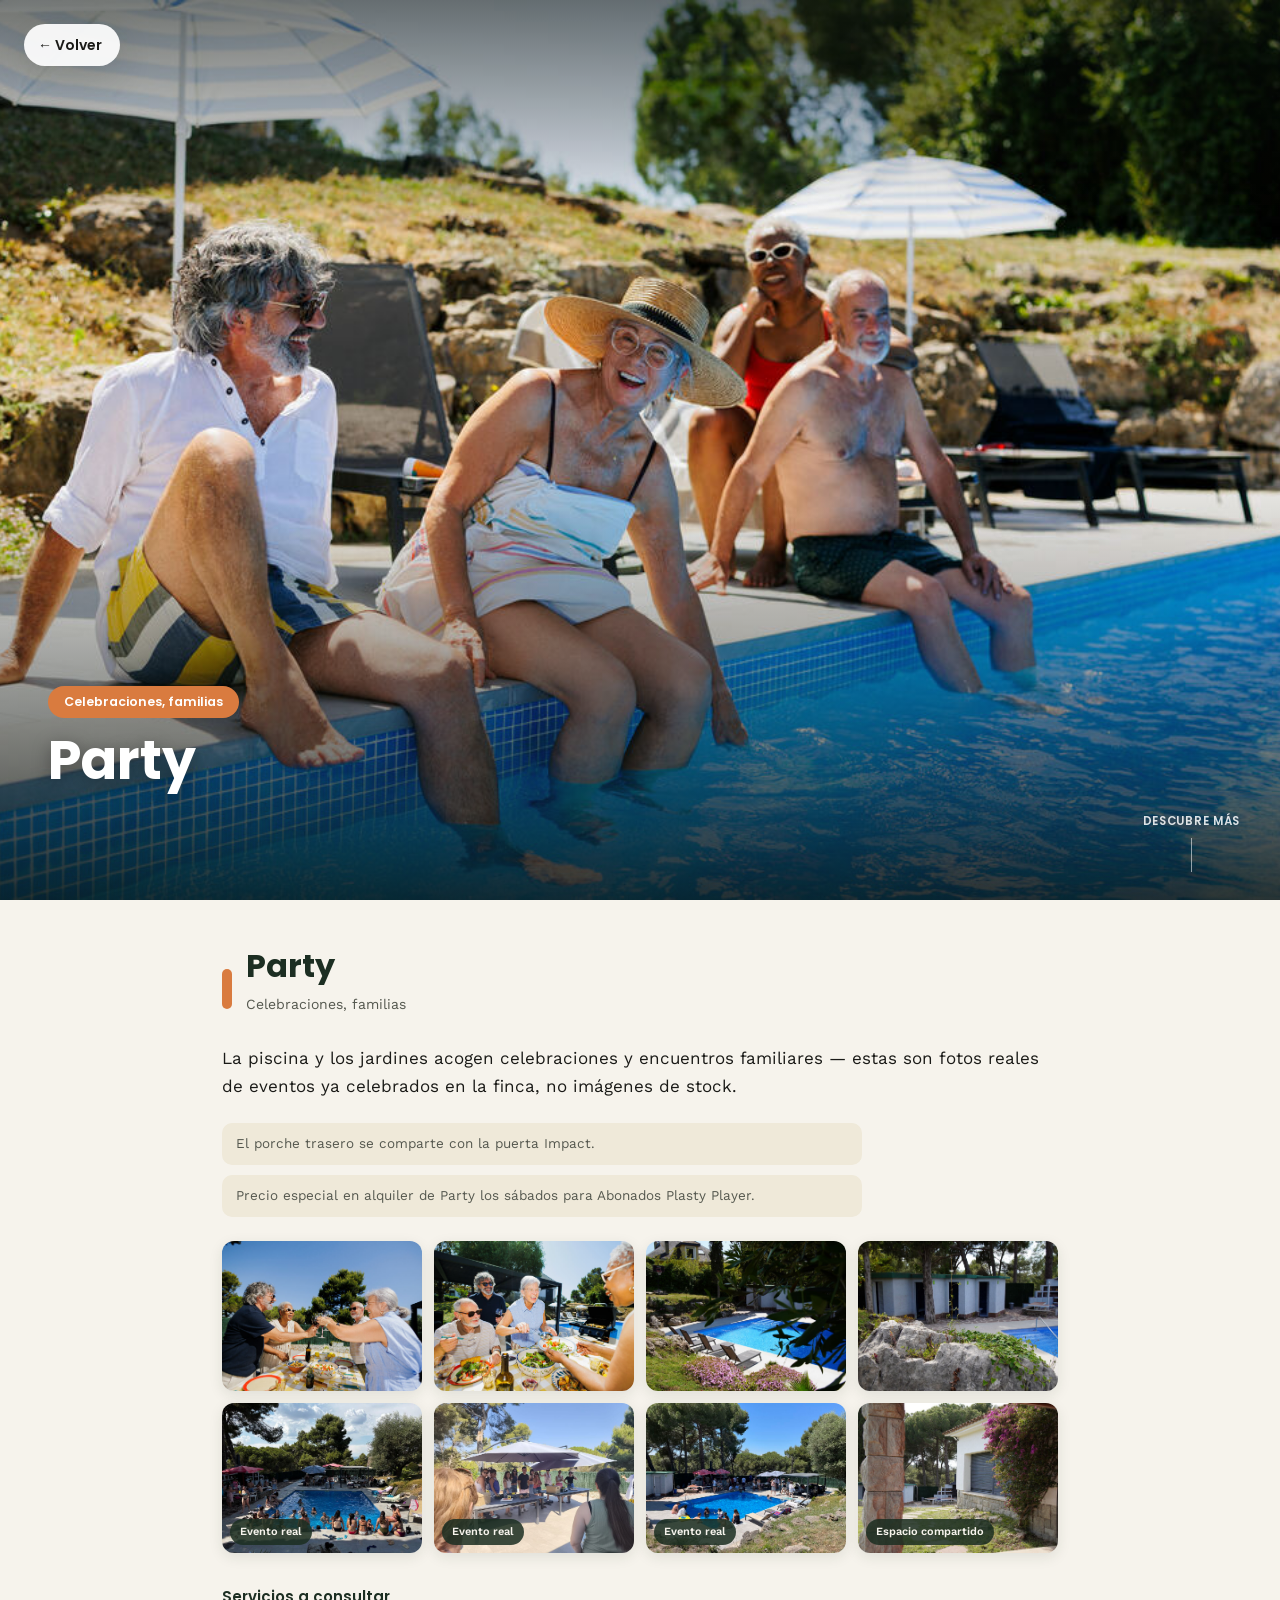
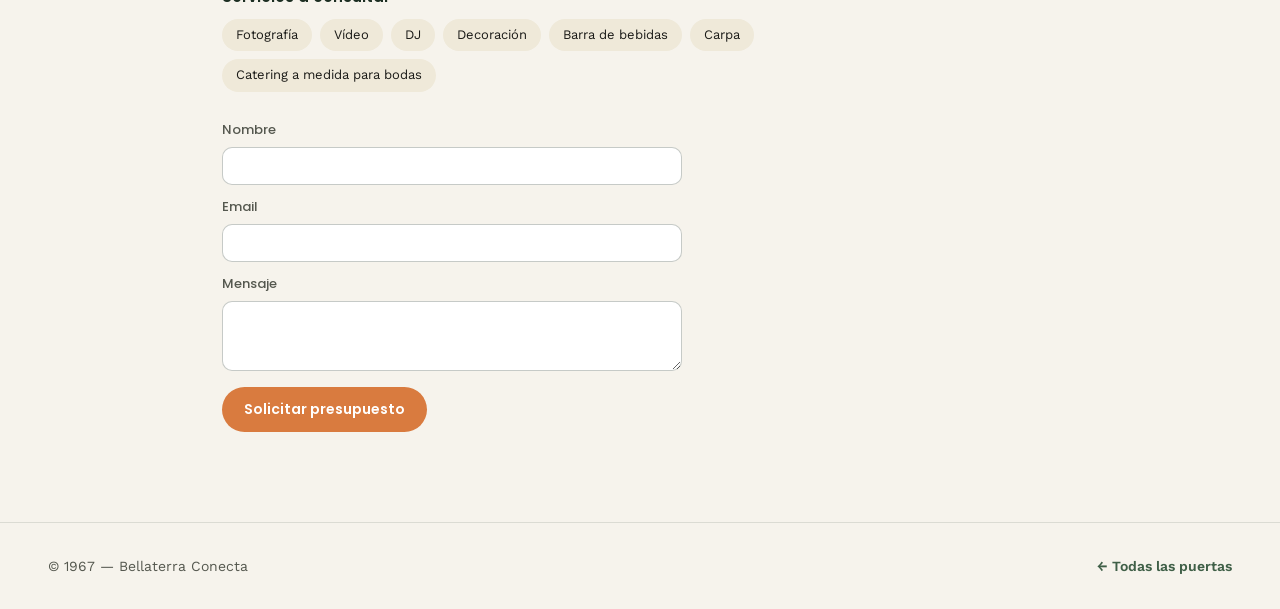
<file: party.html>
<!DOCTYPE html>
<html lang="es">
<head>
<meta charset="UTF-8">
<meta name="viewport" content="width=device-width, initial-scale=1.0">
<title>Party — Bellaterra Conecta</title>
<link rel="preconnect" href="https://fonts.googleapis.com">
<link href="https://fonts.googleapis.com/css2?family=Poppins:wght@500;600;700&family=Work+Sans:wght@400;500;600&display=swap" rel="stylesheet">
<link rel="stylesheet" href="styles.css">
<script src="doors-data.js"></script>
<script src="transition.js"></script>
</head>
<body>
<script>
// Se ejecuta lo primero posible al abrir la página (antes de que el
// resto del contenido real llegue a pintarse), así el overlay ya está
// cubriendo la pantalla desde el primer fotograma si venimos del
// home — sin eso, había un parpadeo del contenido real antes de que
// arrancara la animación de revelado.
(function () {
  var door = BC_DOORS.find(function (d) { return d.id === "party"; });
  BCTransition.revealOnLoad({ color: door.accent, image: door.heroImage });
})();
</script>

<div class="door-hero-full">
  <div class="door-hero-backdrop" style="background-image:url('assets/party/piscina-1.jpg')"></div>
  <img class="door-hero-media" src="assets/party/piscina-1.jpg" alt="Party — Bellaterra Conecta">
  <div class="door-hero-scrim" aria-hidden="true"></div>
  <a href="index.html" class="volver" id="btn-volver">← Volver</a>
  <div class="door-hero-caption">
    <span class="door-hero-eyebrow" style="background:#d97b3f">Celebraciones, familias</span>
    <h1>Party</h1>
  </div>
  <a href="#contenido" class="hero-scroll-cue">
    <span>Descubre más</span>
    <span class="linea" aria-hidden="true"></span>
  </a>
</div>

<main class="door-page-main" id="contenido">
  <div class="door-page-eyebrow">
    <span class="barra" style="background:#d97b3f"></span>
    <div>
      <h1 class="door-page-title">Party</h1>
      <p class="door-page-tagline">Celebraciones, familias</p>
    </div>
  </div>

  <p class="door-page-desc">La piscina y los jardines acogen celebraciones y encuentros familiares — estas son fotos reales de eventos ya celebrados en la finca, no imágenes de stock.</p>

  

  <p class="door-page-notice">El porche trasero se comparte con la puerta Impact.</p><p class="door-page-notice">Precio especial en alquiler de Party los sábados para Abonados Plasty Player.</p>

  <div class="door-page-gallery">
    <figure><img src="assets/party/piscina-2.jpg" alt="" loading="lazy"></figure>
    <figure><img src="assets/party/piscina-3.jpg" alt="" loading="lazy"></figure>
    <figure><img src="assets/party/piscina-4.jpg" alt="" loading="lazy"></figure>
    <figure><img src="assets/party/piscina-5.jpg" alt="" loading="lazy"></figure>
    <figure><img src="assets/party/evento-real-1.jpg" alt="Evento real" loading="lazy"><figcaption>Evento real</figcaption></figure>
    <figure><img src="assets/party/evento-real-2.jpg" alt="Evento real" loading="lazy"><figcaption>Evento real</figcaption></figure>
    <figure><img src="assets/party/evento-real-3.jpg" alt="Evento real" loading="lazy"><figcaption>Evento real</figcaption></figure>
    <figure><img src="assets/party/porche-1.jpg" alt="Espacio compartido" loading="lazy"><figcaption>Espacio compartido</figcaption></figure>
  </div>

  

  <div class="door-page-consult">
      <p class="titulo">Servicios a consultar</p>
      <div class="pastillas"><span>Fotografía</span><span>Vídeo</span><span>DJ</span><span>Decoración</span><span>Barra de bebidas</span><span>Carpa</span><span>Catering a medida para bodas</span></div>
    </div>

  

  <div id="form-zone">
    <form class="door-page-form" id="door-form">
      <label>Nombre<input type="text" required></label>
      <label>Email<input type="email" required></label>
      <label>Mensaje<textarea rows="3"></textarea></label>
      <button type="submit" style="background:#d97b3f">Solicitar presupuesto</button>
    </form>
  </div>
</main>

<footer class="site-footer">
  <span>© 1967 — Bellaterra Conecta</span>
  <a href="index.html">← Todas las puertas</a>
</footer>

<script>
(function () {
  const DOOR_ID = "party";
  const door = BC_DOORS.find(d => d.id === DOOR_ID);

  document.getElementById("btn-volver").addEventListener("click", (e) => {
    if (e.button !== 0 || e.metaKey || e.ctrlKey || e.shiftKey || e.altKey) return;
    e.preventDefault();
    const rect = e.currentTarget.getBoundingClientRect();
    BCTransition.zoomOutBack({
      x: rect.left + rect.width / 2,
      y: rect.top + rect.height / 2,
      color: door.accent,
      doorId: DOOR_ID,
      href: "index.html",
    });
  });

  const form = document.getElementById("door-form");
  if (form) {
    form.addEventListener("submit", (e) => {
      e.preventDefault();
      document.getElementById("form-zone").innerHTML =
        '<div class="door-page-gracias"><p>¡Gracias!</p><p>Hemos recibido tu solicitud sobre Party. Te contactaremos pronto.</p></div>';
    });
  }
})();
</script>
</body>
</html>
</file>
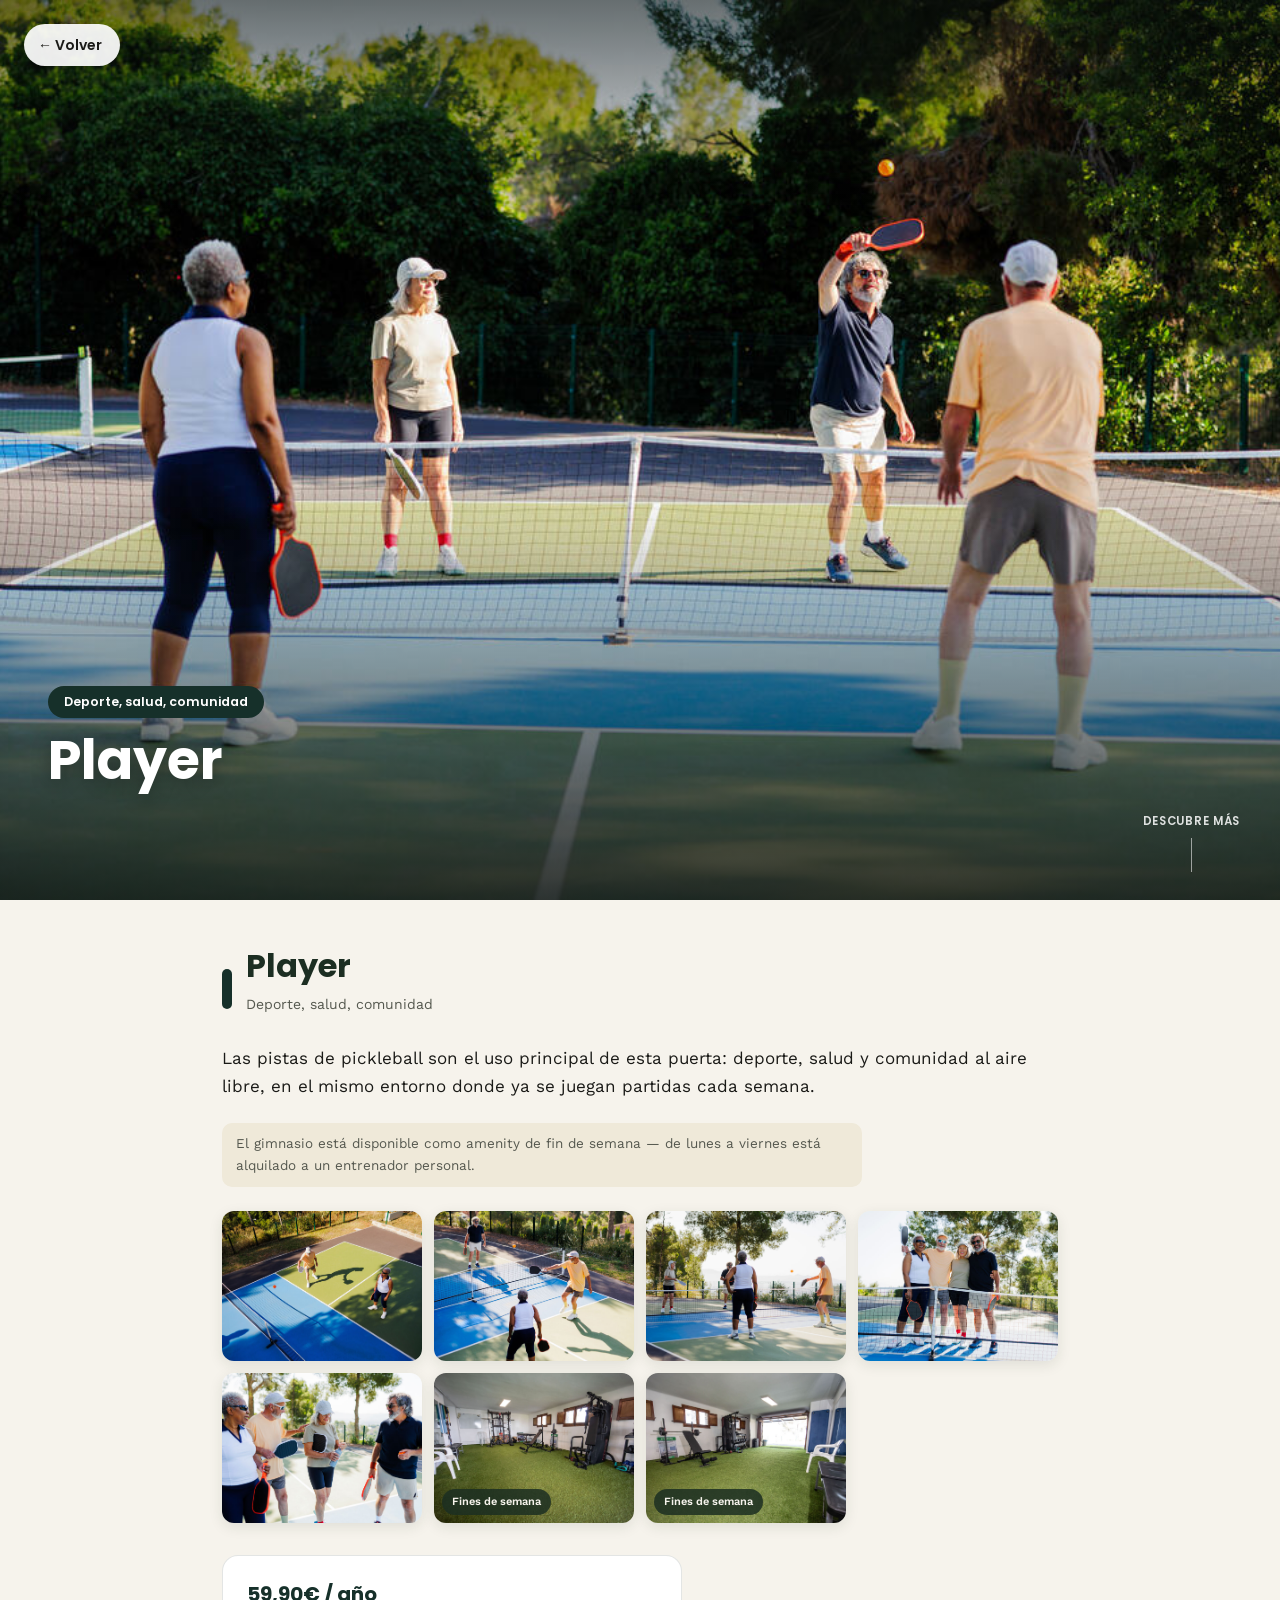
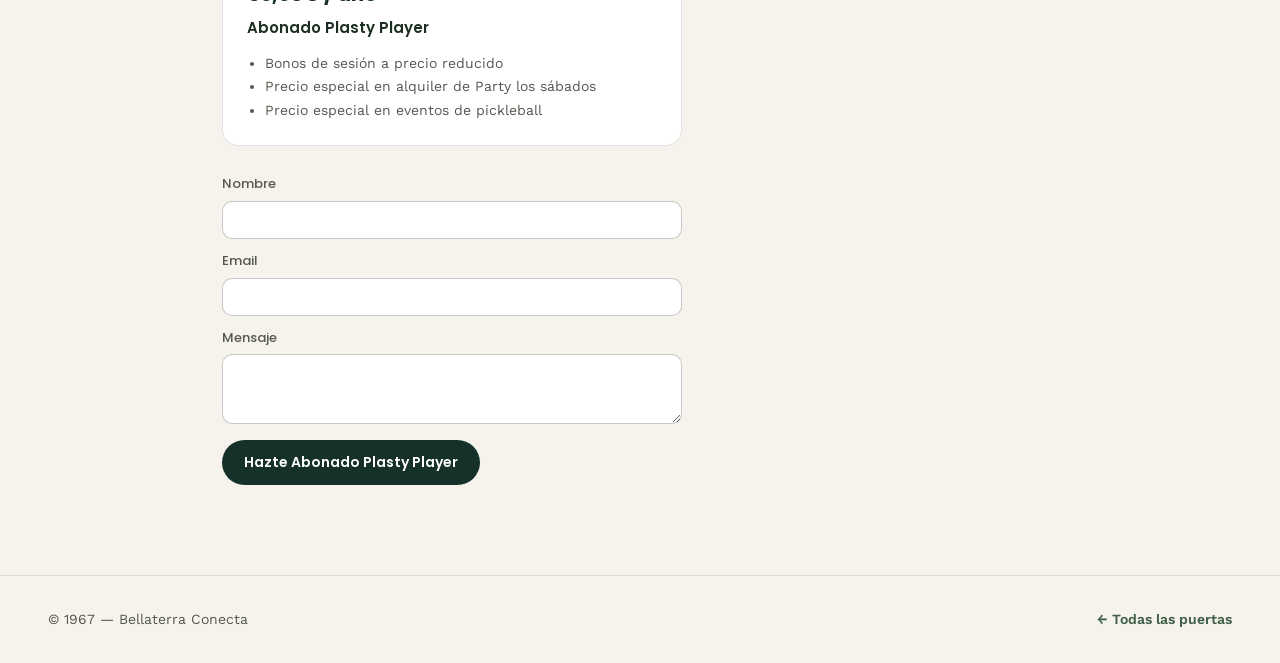
<file: player.html>
<!DOCTYPE html>
<html lang="es">
<head>
<meta charset="UTF-8">
<meta name="viewport" content="width=device-width, initial-scale=1.0">
<title>Player — Bellaterra Conecta</title>
<link rel="preconnect" href="https://fonts.googleapis.com">
<link href="https://fonts.googleapis.com/css2?family=Poppins:wght@500;600;700&family=Work+Sans:wght@400;500;600&display=swap" rel="stylesheet">
<link rel="stylesheet" href="styles.css">
<script src="doors-data.js"></script>
<script src="transition.js"></script>
</head>
<body>
<script>
// Se ejecuta lo primero posible al abrir la página (antes de que el
// resto del contenido real llegue a pintarse), así el overlay ya está
// cubriendo la pantalla desde el primer fotograma si venimos del
// home — sin eso, había un parpadeo del contenido real antes de que
// arrancara la animación de revelado.
(function () {
  var door = BC_DOORS.find(function (d) { return d.id === "player"; });
  BCTransition.revealOnLoad({ color: door.accent, image: door.heroImage });
})();
</script>

<div class="door-hero-full">
  <div class="door-hero-backdrop" style="background-image:url('assets/player/pistas-1.jpg')"></div>
  <img class="door-hero-media" src="assets/player/pistas-1.jpg" alt="Player — Bellaterra Conecta">
  <div class="door-hero-scrim" aria-hidden="true"></div>
  <a href="index.html" class="volver" id="btn-volver">← Volver</a>
  <div class="door-hero-caption">
    <span class="door-hero-eyebrow" style="background:#16302a">Deporte, salud, comunidad</span>
    <h1>Player</h1>
  </div>
  <a href="#contenido" class="hero-scroll-cue">
    <span>Descubre más</span>
    <span class="linea" aria-hidden="true"></span>
  </a>
</div>

<main class="door-page-main" id="contenido">
  <div class="door-page-eyebrow">
    <span class="barra" style="background:#16302a"></span>
    <div>
      <h1 class="door-page-title">Player</h1>
      <p class="door-page-tagline">Deporte, salud, comunidad</p>
    </div>
  </div>

  <p class="door-page-desc">Las pistas de pickleball son el uso principal de esta puerta: deporte, salud y comunidad al aire libre, en el mismo entorno donde ya se juegan partidas cada semana.</p>

  

  <p class="door-page-notice">El gimnasio está disponible como amenity de fin de semana — de lunes a viernes está alquilado a un entrenador personal.</p>

  <div class="door-page-gallery">
    <figure><img src="assets/player/pistas-2.jpg" alt="" loading="lazy"></figure>
    <figure><img src="assets/player/pistas-3.jpg" alt="" loading="lazy"></figure>
    <figure><img src="assets/player/pistas-4.jpg" alt="" loading="lazy"></figure>
    <figure><img src="assets/player/pistas-5.jpg" alt="" loading="lazy"></figure>
    <figure><img src="assets/player/pistas-6.jpg" alt="" loading="lazy"></figure>
    <figure><img src="assets/player/gym-1.jpg" alt="Fines de semana" loading="lazy"><figcaption>Fines de semana</figcaption></figure>
    <figure><img src="assets/player/gym-2.jpg" alt="Fines de semana" loading="lazy"><figcaption>Fines de semana</figcaption></figure>
  </div>

  <div class="door-page-pricing">
      <span class="badge" style="color:#16302a">59,90€ / año</span>
      <p class="titulo">Abonado Plasty Player</p>
      <ul><li>Bonos de sesión a precio reducido</li><li>Precio especial en alquiler de Party los sábados</li><li>Precio especial en eventos de pickleball</li></ul>
    </div>

  

  

  <div id="form-zone">
    <form class="door-page-form" id="door-form">
      <label>Nombre<input type="text" required></label>
      <label>Email<input type="email" required></label>
      <label>Mensaje<textarea rows="3"></textarea></label>
      <button type="submit" style="background:#16302a">Hazte Abonado Plasty Player</button>
    </form>
  </div>
</main>

<footer class="site-footer">
  <span>© 1967 — Bellaterra Conecta</span>
  <a href="index.html">← Todas las puertas</a>
</footer>

<script>
(function () {
  const DOOR_ID = "player";
  const door = BC_DOORS.find(d => d.id === DOOR_ID);

  document.getElementById("btn-volver").addEventListener("click", (e) => {
    if (e.button !== 0 || e.metaKey || e.ctrlKey || e.shiftKey || e.altKey) return;
    e.preventDefault();
    const rect = e.currentTarget.getBoundingClientRect();
    BCTransition.zoomOutBack({
      x: rect.left + rect.width / 2,
      y: rect.top + rect.height / 2,
      color: door.accent,
      doorId: DOOR_ID,
      href: "index.html",
    });
  });

  const form = document.getElementById("door-form");
  if (form) {
    form.addEventListener("submit", (e) => {
      e.preventDefault();
      document.getElementById("form-zone").innerHTML =
        '<div class="door-page-gracias"><p>¡Gracias!</p><p>Hemos recibido tu solicitud sobre Player. Te contactaremos pronto.</p></div>';
    });
  }
})();
</script>
</body>
</html>
</file>
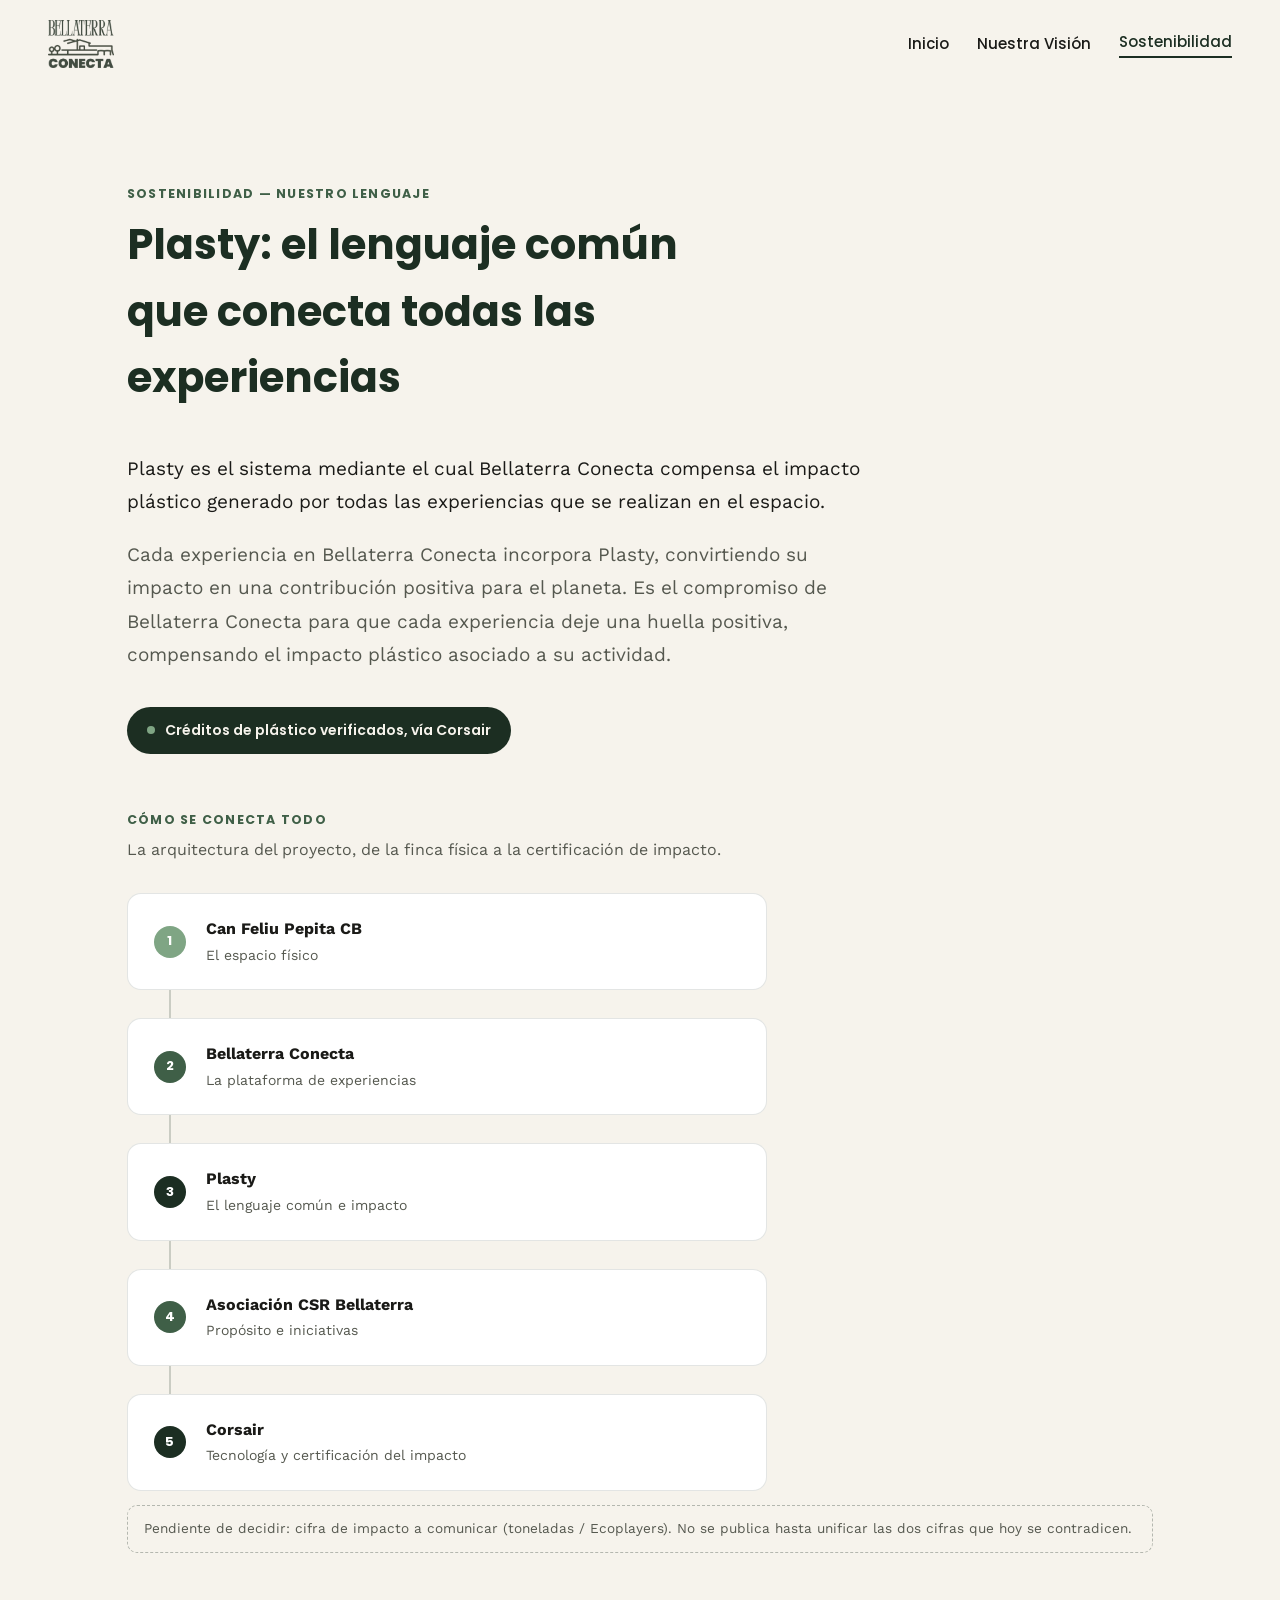
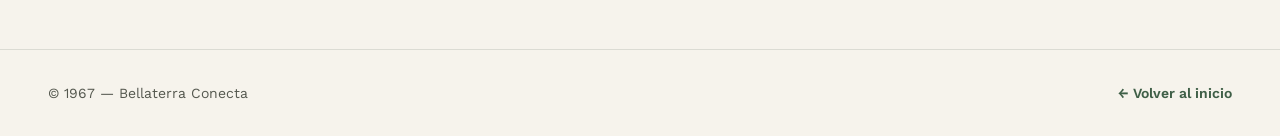
<file: sostenibilidad.html>
<!DOCTYPE html>
<html lang="es">
<head>
<meta charset="UTF-8">
<meta name="viewport" content="width=device-width, initial-scale=1.0">
<title>Sostenibilidad — Plasty — Bellaterra Conecta</title>
<link rel="preconnect" href="https://fonts.googleapis.com">
<link href="https://fonts.googleapis.com/css2?family=Poppins:wght@500;600;700&family=Work+Sans:wght@400;500;600&display=swap" rel="stylesheet">
<link rel="stylesheet" href="styles.css">
</head>
<body>


<header class="site-nav">
  <a class="brand" href="index.html"><img src="assets/logo-mark.png" alt="Bellaterra Conecta"></a>
  <nav class="nav-links">
    <a href="index.html">Inicio</a>
    <a href="vision.html">Nuestra Visión</a>
    <a href="sostenibilidad.html" aria-current="page">Sostenibilidad</a>
  </nav>
</header>

<section class="seccion" id="sostenibilidad">
  <p class="seccion-kicker">Sostenibilidad — nuestro lenguaje</p>
  <h2 class="seccion-titulo">Plasty: el lenguaje común que conecta todas las experiencias</h2>

  <p style="font-size:19px;line-height:1.75;max-width:760px;margin:0 0 20px;">Plasty es el sistema mediante el cual Bellaterra Conecta compensa el impacto plástico generado por todas las experiencias que se realizan en el espacio.</p>
  <p style="font-size:19px;line-height:1.75;color:var(--texto-suave);max-width:760px;margin:0 0 20px;">Cada experiencia en Bellaterra Conecta incorpora Plasty, convirtiendo su impacto en una contribución positiva para el planeta. Es el compromiso de Bellaterra Conecta para que cada experiencia deje una huella positiva, compensando el impacto plástico asociado a su actividad.</p>

  <div class="plasty-teaser" style="margin:16px 0 56px;">
    <span class="aro" aria-hidden="true"></span>
    Créditos de plástico verificados, vía Corsair
  </div>

  <p class="seccion-kicker">Cómo se conecta todo</p>
  <p style="color:var(--texto-suave); max-width:640px; margin:0 0 30px;">La arquitectura del proyecto, de la finca física a la certificación de impacto.</p>

  <div class="arquitectura-diagrama">
    <div class="paso"><span class="num-circulo" style="background:#7fa584">1</span><div><strong>Can Feliu Pepita CB</strong><br><span style="color:var(--texto-suave);font-size:14px;">El espacio físico</span></div></div>
    <div class="conector"></div>
    <div class="paso"><span class="num-circulo" style="background:#3f5f47">2</span><div><strong>Bellaterra Conecta</strong><br><span style="color:var(--texto-suave);font-size:14px;">La plataforma de experiencias</span></div></div>
    <div class="conector"></div>
    <div class="paso"><span class="num-circulo" style="background:#1c2e22">3</span><div><strong>Plasty</strong><br><span style="color:var(--texto-suave);font-size:14px;">El lenguaje común e impacto</span></div></div>
    <div class="conector"></div>
    <div class="paso"><span class="num-circulo" style="background:#3f5f47">4</span><div><strong>Asociación CSR Bellaterra</strong><br><span style="color:var(--texto-suave);font-size:14px;">Propósito e iniciativas</span></div></div>
    <div class="conector"></div>
    <div class="paso"><span class="num-circulo" style="background:#1c2e22">5</span><div><strong>Corsair</strong><br><span style="color:var(--texto-suave);font-size:14px;">Tecnología y certificación del impacto</span></div></div>
  </div>

  <div class="nota-pendiente">Pendiente de decidir: cifra de impacto a comunicar (toneladas / Ecoplayers). No se publica hasta unificar las dos cifras que hoy se contradicen.</div>
</section>

<footer class="site-footer">
  <span>© 1967 — Bellaterra Conecta</span>
  <a href="index.html">← Volver al inicio</a>
</footer>

</body>
</html>
</file>
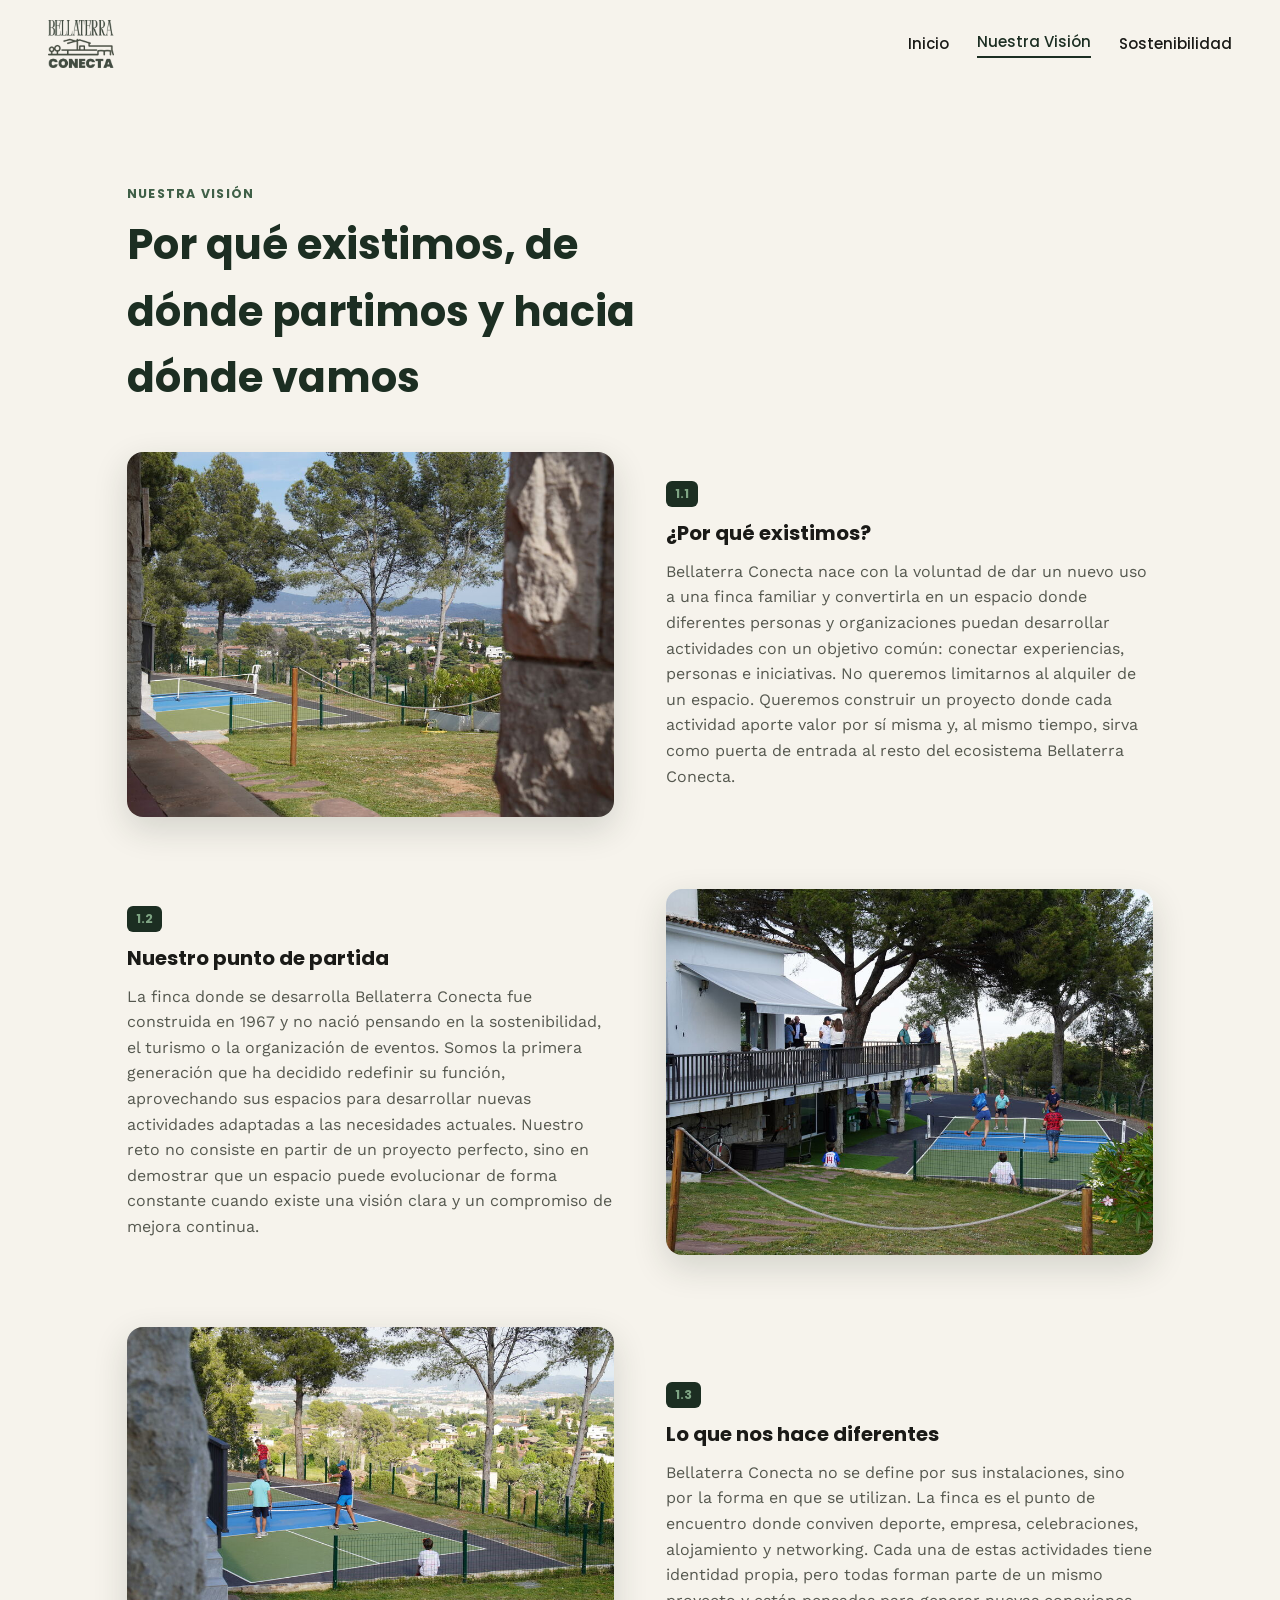
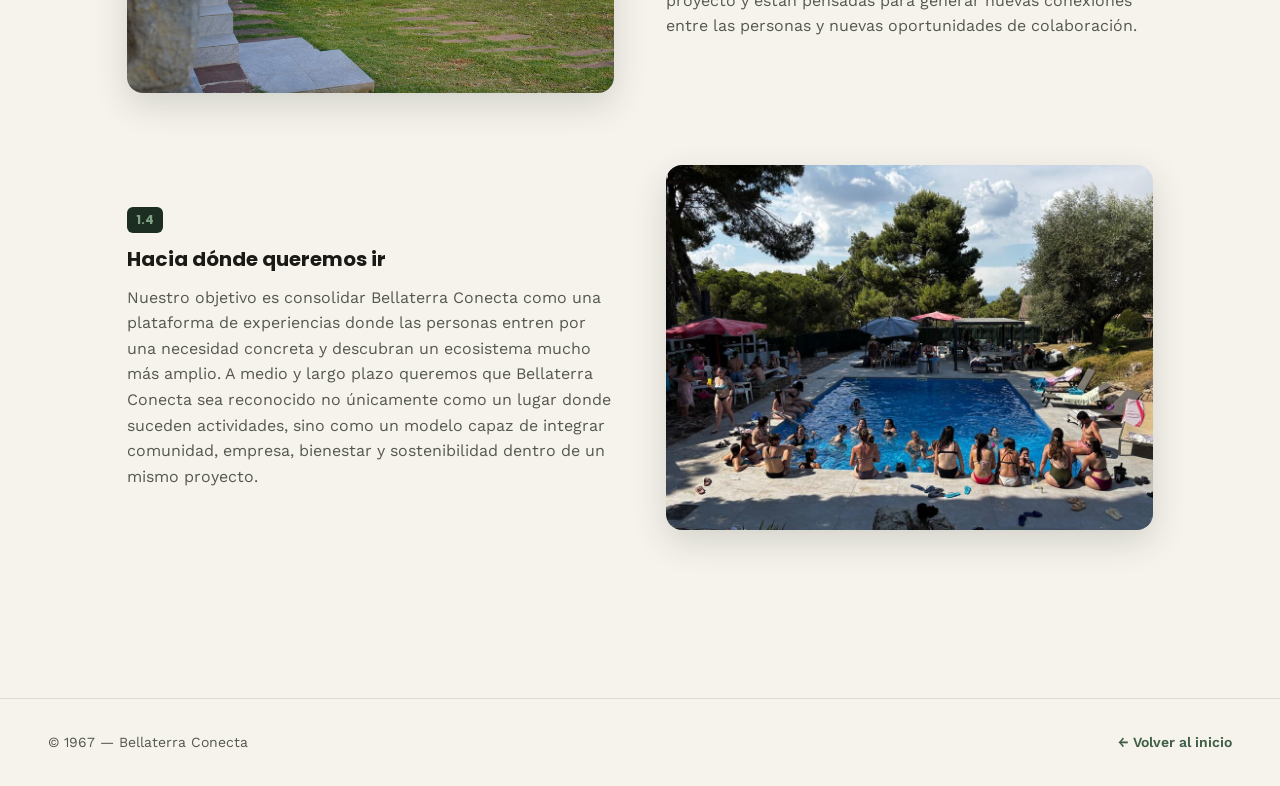
<file: vision.html>
<!DOCTYPE html>
<html lang="es">
<head>
<meta charset="UTF-8">
<meta name="viewport" content="width=device-width, initial-scale=1.0">
<title>Nuestra Visión — Bellaterra Conecta</title>
<link rel="preconnect" href="https://fonts.googleapis.com">
<link href="https://fonts.googleapis.com/css2?family=Poppins:wght@500;600;700&family=Work+Sans:wght@400;500;600&display=swap" rel="stylesheet">
<link rel="stylesheet" href="styles.css">
</head>
<body>


<header class="site-nav">
  <a class="brand" href="index.html"><img src="assets/logo-mark.png" alt="Bellaterra Conecta"></a>
  <nav class="nav-links">
    <a href="index.html">Inicio</a>
    <a href="vision.html" aria-current="page">Nuestra Visión</a>
    <a href="sostenibilidad.html">Sostenibilidad</a>
  </nav>
</header>

<section class="seccion" id="vision">
  <p class="seccion-kicker">Nuestra visión</p>
  <h2 class="seccion-titulo">Por qué existimos, de dónde partimos y hacia dónde vamos</h2>

  <div class="bloque">
    <img src="assets/general/casa-trasera-1.jpg" alt="Fachada de la finca de Bellaterra Conecta">
    <div>
      <span class="num">1.1</span>
      <h3>¿Por qué existimos?</h3>
      <p>Bellaterra Conecta nace con la voluntad de dar un nuevo uso a una finca familiar y convertirla en un espacio donde diferentes personas y organizaciones puedan desarrollar actividades con un objetivo común: conectar experiencias, personas e iniciativas. No queremos limitarnos al alquiler de un espacio. Queremos construir un proyecto donde cada actividad aporte valor por sí misma y, al mismo tiempo, sirva como puerta de entrada al resto del ecosistema Bellaterra Conecta.</p>
    </div>
  </div>

  <div class="bloque invertido">
    <img src="assets/general/casa-trasera-2.jpg" alt="Vista trasera de la finca">
    <div>
      <span class="num">1.2</span>
      <h3>Nuestro punto de partida</h3>
      <p>La finca donde se desarrolla Bellaterra Conecta fue construida en 1967 y no nació pensando en la sostenibilidad, el turismo o la organización de eventos. Somos la primera generación que ha decidido redefinir su función, aprovechando sus espacios para desarrollar nuevas actividades adaptadas a las necesidades actuales. Nuestro reto no consiste en partir de un proyecto perfecto, sino en demostrar que un espacio puede evolucionar de forma constante cuando existe una visión clara y un compromiso de mejora continua.</p>
    </div>
  </div>

  <div class="bloque">
    <img src="assets/general/casa-trasera-3.jpg" alt="Jardín y finca de Bellaterra Conecta">
    <div>
      <span class="num">1.3</span>
      <h3>Lo que nos hace diferentes</h3>
      <p>Bellaterra Conecta no se define por sus instalaciones, sino por la forma en que se utilizan. La finca es el punto de encuentro donde conviven deporte, empresa, celebraciones, alojamiento y networking. Cada una de estas actividades tiene identidad propia, pero todas forman parte de un mismo proyecto y están pensadas para generar nuevas conexiones entre las personas y nuevas oportunidades de colaboración.</p>
    </div>
  </div>

  <div class="bloque invertido">
    <img src="assets/party/evento-real-1.jpg" alt="Evento real celebrado en Bellaterra Conecta">
    <div>
      <span class="num">1.4</span>
      <h3>Hacia dónde queremos ir</h3>
      <p>Nuestro objetivo es consolidar Bellaterra Conecta como una plataforma de experiencias donde las personas entren por una necesidad concreta y descubran un ecosistema mucho más amplio. A medio y largo plazo queremos que Bellaterra Conecta sea reconocido no únicamente como un lugar donde suceden actividades, sino como un modelo capaz de integrar comunidad, empresa, bienestar y sostenibilidad dentro de un mismo proyecto.</p>
    </div>
  </div>
</section>

<footer class="site-footer">
  <span>© 1967 — Bellaterra Conecta</span>
  <a href="index.html">← Volver al inicio</a>
</footer>

</body>
</html>
</file>
<file: styles.css>
/* ============================================
   BELLATERRA CONECTA — v4: home única con zoom a cada puerta
   ============================================ */

:root {
  --crema: #f6f3ec;
  --verde-oscuro: #1c2e22;
  --verde: #3f5f47;
  --verde-claro: #7fa584;
  --texto: #1a1a17;
  --texto-suave: #55584f;
  --blanco: #ffffff;
  --linea: rgba(28,46,34,0.12);

  --c-player: #16302a;
  --c-impact: #2d5c8a;
  --c-party: #d97b3f;
  --c-hospitality: #7a5c9e;
  --c-business: #c79a2b;

  --radio: 16px;
  --sombra: 0 12px 34px rgba(28,46,34,0.16);
}

* { box-sizing: border-box; }
html { scroll-behavior: smooth; }

body {
  margin: 0;
  background: var(--crema);
  color: var(--texto);
  font-family: 'Work Sans', -apple-system, sans-serif;
  line-height: 1.6;
}

h1, h2, h3, .fuente-titulo { font-family: 'Poppins', -apple-system, sans-serif; }

img { max-width: 100%; display: block; }
a { color: var(--verde); }

/* ---------- NAV ---------- */
/* Logo siempre arriba a la izquierda, en la misma fila y a la misma
   altura que los enlaces — en todas las pantallas, incluido móvil. */
.site-nav {
  display: flex; align-items: center; justify-content: space-between; flex-wrap: nowrap;
  padding: 20px 48px; gap: 16px; max-width: 1320px; margin: 0 auto;
}
.brand { flex-shrink: 0; }
.brand img { height: 48px; width: auto; display: block; }
.nav-links { display: flex; align-items: center; gap: 28px; font-family: 'Poppins', sans-serif; font-weight: 500; font-size: 15px; flex-wrap: nowrap; }
.nav-links a { text-decoration: none; color: var(--texto); white-space: nowrap; }
.nav-links a[aria-current="page"] { color: var(--verde-oscuro); border-bottom: 2px solid var(--verde-oscuro); padding-bottom: 2px; }

@media (max-width: 480px) {
  .site-nav { padding: 14px 16px; gap: 8px; }
  .brand img { height: 30px; }
  .nav-links { gap: 10px; font-size: 11.5px; }
}

/* ---------- HOME HERO — pantalla completa ---------- */
.hero-wrap { position: relative; }

.hero-nav {
  position: absolute; top: 0; left: 0; right: 0; z-index: 5;
  max-width: none; padding: 24px 48px;
}
.hero-nav .nav-links a { color: rgba(255,255,255,0.88); }
.hero-nav .nav-links a[aria-current="page"] { color: #fff; border-bottom-color: #fff; }
.hero-nav .brand img { filter: drop-shadow(0 2px 6px rgba(0,0,0,0.45)); }
@media (max-width: 480px) {
  .hero-nav { padding: 14px 16px; }
}

.hero-full {
  position: relative; width: 100%; height: 100svh; min-height: 560px; max-height: 980px;
  overflow: hidden; background: #0c130e;
}
.hero-backdrop {
  position: absolute; inset: -6%; background-size: cover; background-position: center;
  filter: blur(46px) brightness(0.55) saturate(1.05); transform: scale(1.1);
}
.hero-frame-img {
  position: absolute; inset: 0; width: 100%; height: 100%; object-fit: contain; z-index: 1;
}
#doors-layer { position: absolute; z-index: 3; }
.hero-scrim {
  position: absolute; inset: 0; z-index: 2; pointer-events: none;
  background:
    linear-gradient(180deg, rgba(6,11,8,0.5) 0%, rgba(6,11,8,0.08) 20%, rgba(6,11,8,0.1) 42%, rgba(6,11,8,0.58) 68%, rgba(6,11,8,0.88) 100%);
}

/* pointer-events:none — el texto no debe robarle clics a las puertas
   que queden debajo o alrededor; nada dentro del bloque es interactivo. */
.hero-caption {
  position: absolute; z-index: 4; left: 0; right: 0; bottom: 0; pointer-events: none;
  padding: 32px 48px clamp(64px,9vw,96px); color: #fff; max-width: 640px;
}
.hero-caption h1 {
  font-weight: 700; font-size: clamp(1.7rem,3.2vw,2.5rem); line-height: 1.32; margin: 0 0 10px;
}
.hero-caption h1 span, .hero-caption-tagline span {
  background: rgba(6,11,8,0.55); box-decoration-break: clone; -webkit-box-decoration-break: clone;
  padding: 3px 10px; border-radius: 6px; box-shadow: 0 2px 14px rgba(0,0,0,0.25);
}
.hero-caption-tagline { margin: 0; font-family: 'Poppins', sans-serif; font-weight: 600; font-size: 1rem; line-height: 1.6; }
.hero-caption-tagline span { color: var(--verde-claro); }

.hero-scroll-cue {
  position: absolute; z-index: 4; right: 40px; bottom: 28px; color: rgba(255,255,255,0.85);
  display: flex; flex-direction: column; align-items: center; gap: 8px; text-decoration: none;
  font-family: 'Poppins', sans-serif; font-size: 11.5px; font-weight: 600; letter-spacing: 0.06em; text-transform: uppercase;
}
.hero-scroll-cue .linea { width: 1px; height: 34px; background: rgba(255,255,255,0.55); animation: bc-scroll-cue 1.8s ease-in-out infinite; }
@keyframes bc-scroll-cue { 0%,100% { opacity: 0.35; transform: scaleY(0.6); transform-origin: top; } 50% { opacity: 1; transform: scaleY(1); transform-origin: top; } }

.hero-below { max-width: 1320px; margin: 0 auto; padding: 40px 48px 0; }

/* Pulso/vibración para sugerir interactividad. El --pill-scale lo
   calcula index.html en cada resize, según lo alta que salga la
   franja de imagen visible — en móvil vertical la imagen se ve como
   una franja panorámica más baja, así que las pastillas se encogen
   para no solaparse entre ellas. */
@keyframes bc-pulso {
  0%, 100% { transform: translate(-50%, -50%) scale(var(--pill-scale, 1)); }
  50% { transform: translate(-50%, -50%) scale(calc(var(--pill-scale, 1) * 1.07)); }
}
.door-dot {
  position: absolute; width: 14px; height: 14px; border-radius: 50%;
  border: 2.5px solid var(--blanco); box-shadow: 0 2px 8px rgba(0,0,0,0.35);
  transform: translate(-50%,-50%) scale(var(--pill-scale, 1)); animation: bc-pulso 3.2s ease-in-out infinite;
}
.door-pill {
  position: absolute; transform: translate(-50%, -50%) scale(var(--pill-scale, 1)); transform-origin: center;
  display: flex; align-items: center; gap: 8px; background: var(--blanco);
  border: none; border-radius: 100px; padding: 6px 15px 6px 6px; cursor: pointer;
  box-shadow: var(--sombra); font-family: 'Work Sans', sans-serif;
  animation: bc-pulso 3.2s ease-in-out infinite;
}
.door-pill:hover, .door-pill:focus-visible { box-shadow: 0 14px 34px rgba(20,25,20,0.28); outline: none; }
.door-pill:focus-visible { outline: 3px solid var(--verde-oscuro); outline-offset: 3px; }
.door-pill .mono {
  width: 24px; height: 24px; border-radius: 50%; color: #fff; font-family: 'Poppins', sans-serif;
  font-weight: 700; font-size: 10px; display: flex; align-items: center; justify-content: center; flex-shrink: 0;
}
.door-pill .nombre { font-family: 'Poppins', sans-serif; font-weight: 600; font-size: 12.5px; color: var(--texto); display: block; line-height: 1.25; white-space: nowrap; }
.door-pill .tagline { font-size: 10px; color: var(--texto-suave); display: block; line-height: 1.25; white-space: nowrap; }

@media (max-width: 640px) {
  .door-pill .tagline { display: none; }
  .door-pill { padding: 5px 12px 5px 5px; }
  .hero-caption { padding: 24px 20px 88px; }
  .hero-scroll-cue { right: 20px; bottom: 18px; }
}

.hero-footer-row {
  display: flex; justify-content: space-between; align-items: center; gap: 24px; flex-wrap: wrap;
  padding-top: 24px; padding-bottom: 48px; border-top: 1px solid var(--linea);
}
.hero-footer-row--solo { justify-content: flex-start; }
.hero-tagline { font-family: 'Poppins', sans-serif; font-weight: 600; font-size: 1.05rem; margin: 0; }
.hero-tagline .b { color: var(--verde); display: block; }
.plasty-teaser {
  display: inline-flex; align-items: center; gap: 10px; background: var(--verde-oscuro); color: var(--crema);
  padding: 12px 20px; border-radius: 100px; font-family: 'Poppins', sans-serif; font-weight: 600; font-size: 14px;
  text-decoration: none;
}
.plasty-teaser .aro { width: 8px; height: 8px; border-radius: 50%; background: var(--verde-claro); }

/* ---------- OVERLAY DE TRANSICIÓN ---------- */
#bc-zoom-overlay {
  position: fixed; inset: 0; z-index: 999; pointer-events: none;
  opacity: 1; visibility: hidden;
}
#bc-zoom-overlay.activo { visibility: visible; }
.bc-zoom-color { position: absolute; inset: 0; }
.bc-zoom-img {
  position: absolute; inset: 0; width: 100%; height: 100%; object-fit: cover;
}

/* ---------- PÁGINA DE PUERTA — pantalla completa ---------- */
.door-hero-full {
  position: relative; width: 100%; height: 100svh; min-height: 560px; max-height: 980px;
  overflow: hidden; background: #0c130e;
}
.door-hero-backdrop {
  position: absolute; inset: -6%; background-size: cover; background-position: center;
  filter: blur(46px) brightness(0.5) saturate(1.05); transform: scale(1.1); z-index: 0;
}
.door-hero-media { position: absolute; inset: 0; width: 100%; height: 100%; object-fit: cover; z-index: 1; }
.door-hero-scrim {
  position: absolute; inset: 0; z-index: 2; pointer-events: none;
  background: linear-gradient(180deg, rgba(8,14,10,0.55) 0%, rgba(8,14,10,0) 24%, rgba(8,14,10,0) 55%, rgba(8,14,10,0.82) 100%);
}
.door-hero-full .volver {
  position: absolute; top: 24px; left: 24px; z-index: 3; display: inline-flex; align-items: center; gap: 8px;
  background: rgba(255,255,255,0.92); border: none; border-radius: 100px; padding: 10px 18px 10px 14px;
  font-family: 'Poppins', sans-serif; font-weight: 600; font-size: 14px; cursor: pointer; box-shadow: var(--sombra);
  text-decoration: none; color: var(--texto);
}
.door-hero-full .volver:focus-visible { outline: 3px solid var(--verde-oscuro); outline-offset: 2px; }

.door-hero-caption {
  position: absolute; z-index: 3; left: 0; right: 0; bottom: 0; padding: 32px 48px clamp(72px,10vw,110px); color: #fff; max-width: 720px;
}
.door-hero-eyebrow {
  display: inline-block; color: #fff; font-family: 'Poppins', sans-serif; font-weight: 600; font-size: 12.5px;
  padding: 6px 16px; border-radius: 100px; margin-bottom: 14px;
}
.door-hero-caption h1 { font-weight: 700; font-size: clamp(2rem,4.2vw,3.4rem); line-height: 1.08; margin: 0; text-shadow: 0 4px 18px rgba(0,0,0,0.35); }

@media (max-width: 640px) {
  .door-hero-caption { padding: 24px 20px 88px; }
  .door-hero-full .volver { top: 18px; left: 18px; }
}

.door-page-main { max-width: 900px; margin: 0 auto; padding: 40px 32px 90px; }
.door-page-eyebrow { display: flex; align-items: center; gap: 14px; margin-bottom: 6px; }
.door-page-eyebrow .barra { width: 10px; height: 40px; border-radius: 6px; }
.door-page-title { font-weight: 700; font-size: 2rem; margin: 0; color: var(--verde-oscuro); }
.door-page-tagline { font-size: 14px; color: var(--texto-suave); margin: 2px 0 22px; }
.door-page-desc { font-size: 17px; line-height: 1.7; margin: 0 0 22px; }

.door-page-badge {
  display: inline-block; color: #fff; font-family: 'Poppins', sans-serif; font-weight: 600; font-size: 12px;
  padding: 6px 14px; border-radius: 100px; margin-bottom: 18px;
}
.door-page-notice {
  font-size: 13.5px; color: var(--texto-suave); background: #efe9d9; border-radius: 10px; padding: 10px 14px;
  margin: 0 0 10px; max-width: 640px;
}

.door-page-gallery { display: grid; grid-template-columns: repeat(auto-fill, minmax(180px,1fr)); gap: 12px; margin: 24px 0 32px; }
.door-page-gallery figure { position: relative; margin: 0; border-radius: 12px; overflow: hidden; box-shadow: 0 4px 14px rgba(28,46,34,0.1); }
.door-page-gallery img { aspect-ratio: 4/3; object-fit: cover; }
.door-page-gallery figcaption {
  position: absolute; bottom: 8px; left: 8px; background: rgba(28,46,34,0.85); color: var(--crema);
  font-size: 11px; font-weight: 600; padding: 4px 10px; border-radius: 100px;
}

.door-page-pricing { background: #fff; border: 1px solid var(--linea); border-radius: 16px; padding: 22px 24px; max-width: 460px; margin-bottom: 28px; }
.door-page-pricing .badge { font-family: 'Poppins', sans-serif; font-weight: 700; font-size: 20px; margin-bottom: 6px; display: block; }
.door-page-pricing .titulo { font-family: 'Poppins', sans-serif; font-weight: 600; font-size: 15px; margin: 0 0 12px; color: var(--verde-oscuro); }
.door-page-pricing ul { margin: 0; padding-left: 18px; color: var(--texto-suave); font-size: 14px; line-height: 1.7; }

.door-page-consult { margin-bottom: 28px; }
.door-page-consult .titulo { font-family: 'Poppins', sans-serif; font-weight: 600; font-size: 15px; margin: 0 0 10px; color: var(--verde-oscuro); }
.door-page-consult .pastillas { display: flex; flex-wrap: wrap; gap: 8px; max-width: 640px; }
.door-page-consult .pastillas span { background: #efe9d9; color: var(--texto); font-size: 13px; padding: 6px 14px; border-radius: 100px; }

.door-page-form { max-width: 460px; display: flex; flex-direction: column; gap: 12px; }
.door-page-form label { display: flex; flex-direction: column; gap: 6px; font-size: 13px; color: var(--texto-suave); font-family: 'Poppins', sans-serif; font-weight: 500; }
.door-page-form input, .door-page-form textarea {
  border: 1px solid rgba(28,46,34,0.25); border-radius: 10px; padding: 10px 12px; font-size: 14px;
  font-family: 'Work Sans', sans-serif; background: #fff; color: var(--texto);
}
.door-page-form button {
  align-self: flex-start; color: #fff; border: none; border-radius: 100px; padding: 12px 22px;
  font-family: 'Poppins', sans-serif; font-weight: 600; font-size: 14px; cursor: pointer; margin-top: 4px;
}
.door-page-gracias { background: var(--verde-oscuro); color: var(--crema); border-radius: 14px; padding: 22px 24px; max-width: 460px; }
.door-page-gracias p:first-child { font-family: 'Poppins', sans-serif; font-weight: 600; font-size: 15px; margin: 0 0 4px; }
.door-page-gracias p:last-child { font-size: 14px; margin: 0; opacity: 0.85; }

/* ---------- SECCIONES (Visión / Sostenibilidad, heredadas) ---------- */
.seccion { padding: clamp(48px,8vw,96px) clamp(20px,6vw,80px); max-width: 1180px; margin: 0 auto; }
.seccion-kicker { font-family: 'Poppins', sans-serif; font-size: 0.78rem; font-weight: 700; letter-spacing: 0.1em; text-transform: uppercase; color: var(--verde); margin: 0 0 8px; }
.seccion-titulo { font-weight: 700; font-size: clamp(1.8rem,3.4vw,2.6rem); margin: 0 0 40px; max-width: 22ch; color: var(--verde-oscuro); }
.bloque { display: grid; grid-template-columns: 1fr 1fr; gap: clamp(24px,4vw,56px); align-items: center; margin-bottom: clamp(40px,6vw,72px); }
.bloque.invertido { direction: rtl; } .bloque.invertido > * { direction: ltr; }
.bloque img { border-radius: var(--radio); box-shadow: var(--sombra); aspect-ratio: 4/3; object-fit: cover; }
.bloque h3 { font-size: 1.25rem; margin: 0 0 10px; }
.bloque p { color: var(--texto-suave); margin: 0; }
.bloque .num { font-family: 'Poppins', sans-serif; font-size: 0.78rem; font-weight: 700; color: var(--verde-claro); background: var(--verde-oscuro); display: inline-block; padding: 3px 9px; border-radius: 6px; margin-bottom: 10px; }
@media (max-width: 720px) { .bloque, .bloque.invertido { grid-template-columns: 1fr; direction: ltr; } }

.arquitectura-diagrama { display: flex; flex-direction: column; gap: 0; max-width: 640px; }
.arquitectura-diagrama .paso { display: flex; align-items: center; gap: 20px; padding: 22px 26px; background: #fff; border: 1px solid var(--linea); border-radius: 14px; }
.arquitectura-diagrama .num-circulo { font-family: 'Poppins', sans-serif; font-weight: 700; font-size: 13px; color: #fff; width: 32px; height: 32px; border-radius: 50%; display: flex; align-items: center; justify-content: center; flex-shrink: 0; }
.arquitectura-diagrama .conector { width: 2px; height: 28px; background: rgba(28,46,34,0.2); margin-left: 42px; }

.nota-pendiente { border: 1px dashed rgba(28,46,34,0.3); border-radius: 10px; padding: 12px 16px; font-size: 0.85rem; color: var(--texto-suave); margin-top: 14px; }

footer.site-footer { padding: 32px 48px; border-top: 1px solid var(--linea); display: flex; justify-content: space-between; flex-wrap: wrap; gap: 12px; max-width: 1320px; margin: 0 auto; font-size: 14px; color: var(--texto-suave); }
footer.site-footer a { text-decoration: none; color: var(--verde); font-weight: 600; }
</file>
